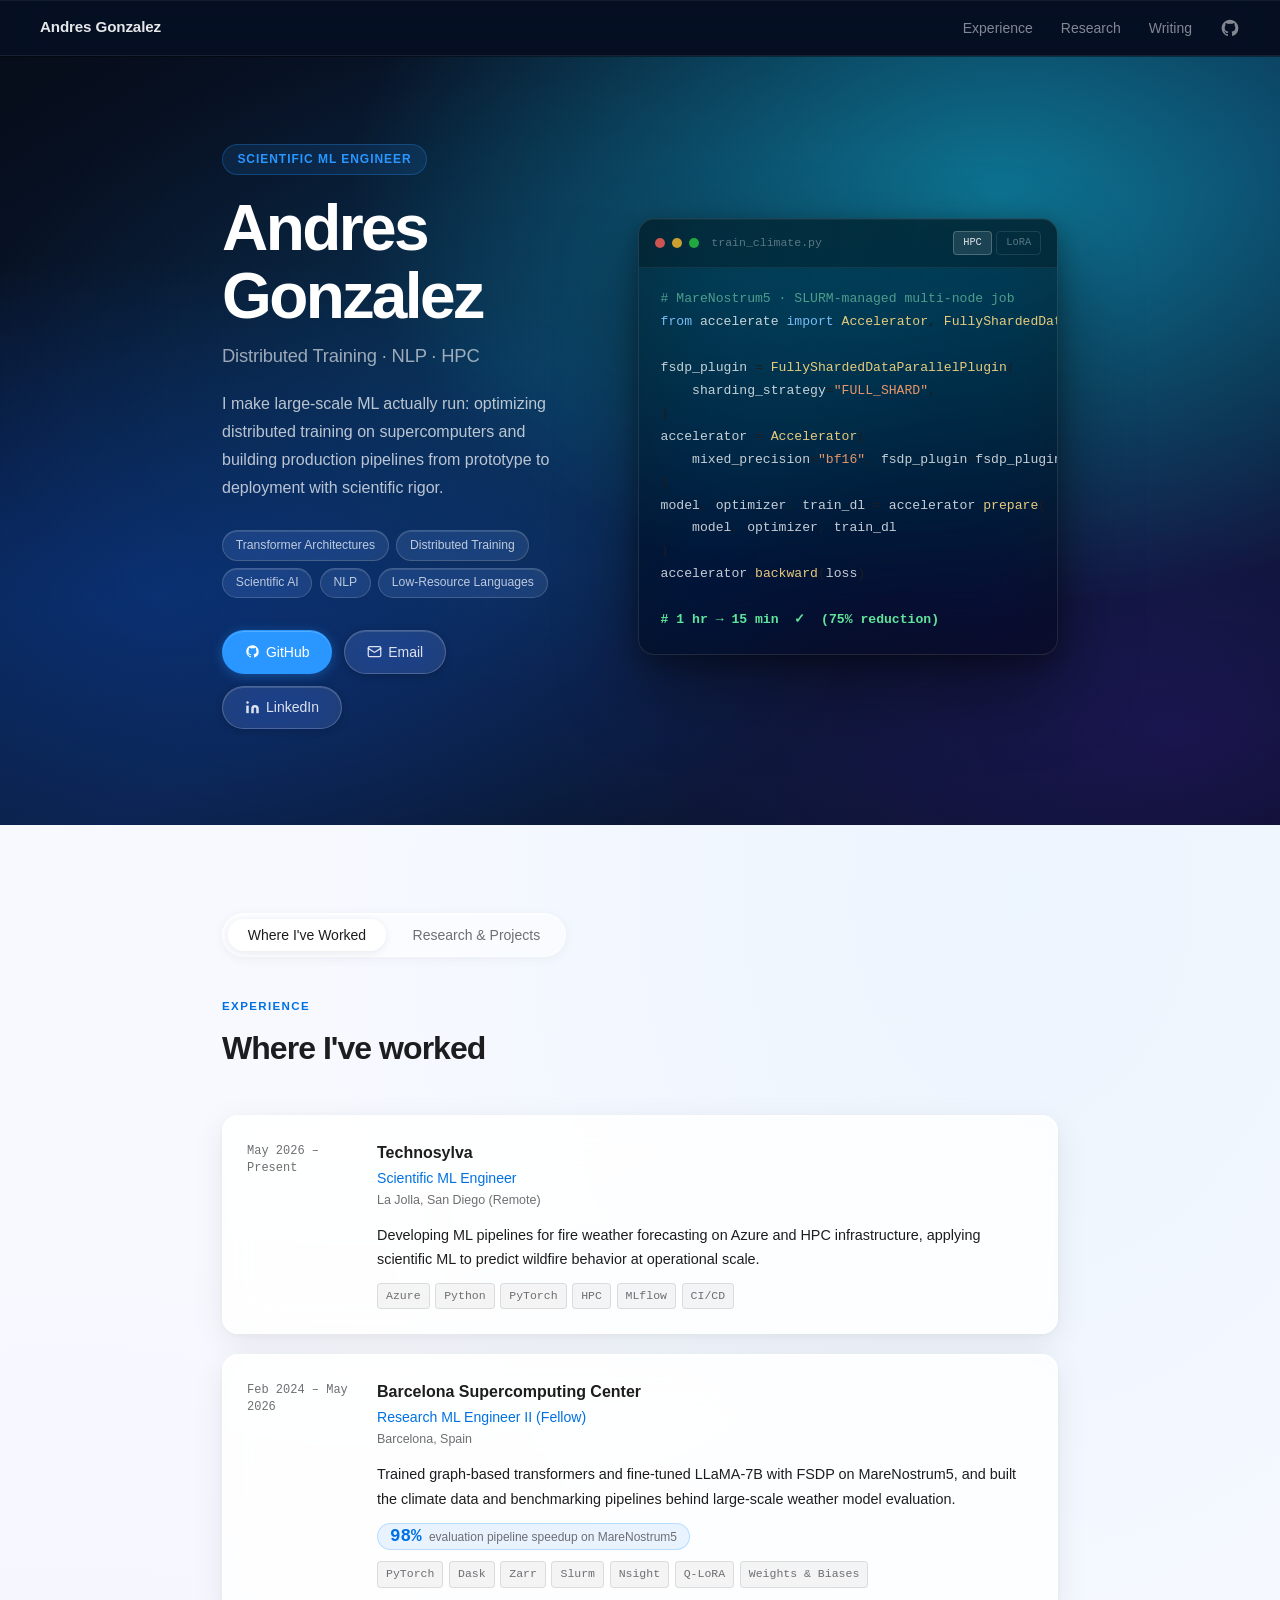
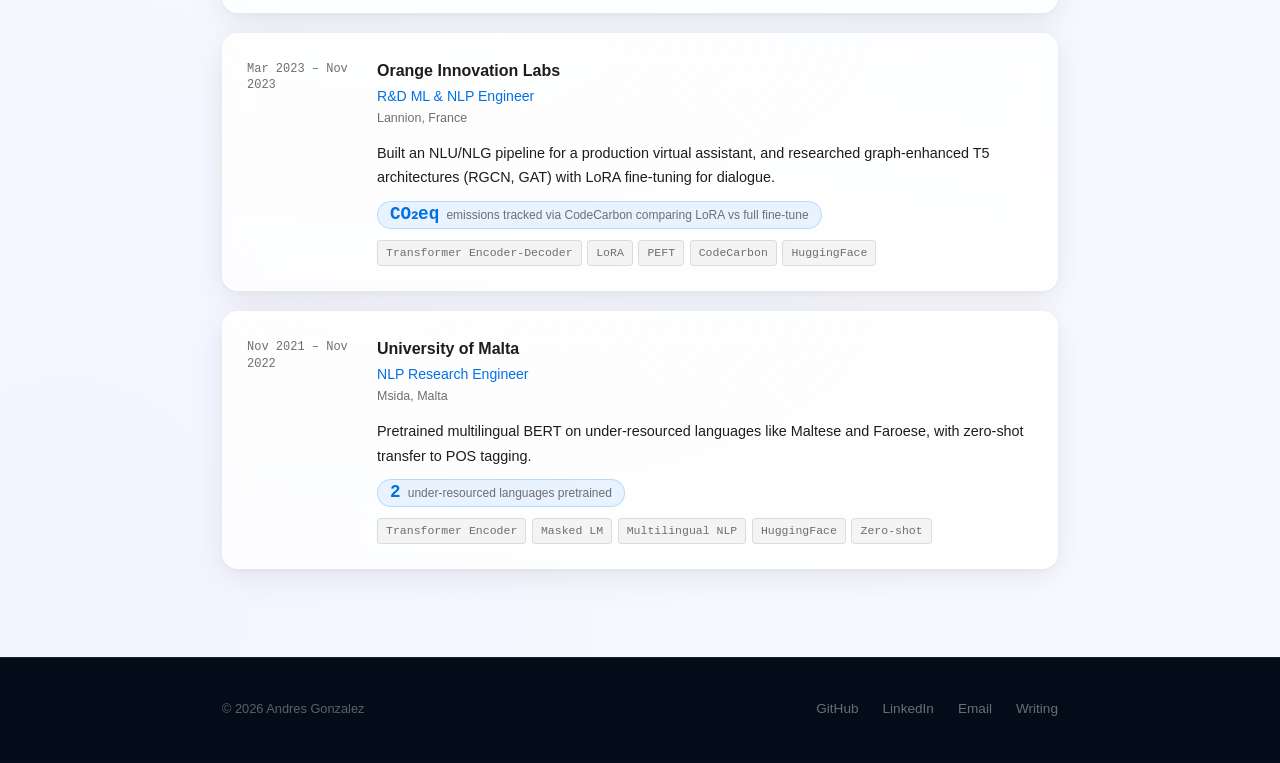
<file: index.html>
<!DOCTYPE html>
<html lang="en">
<head>
  <meta charset="UTF-8" />
  <meta name="viewport" content="width=device-width, initial-scale=1.0"/>
  <meta name="description" content="Andres Gonzalez, Scientific ML Engineer and NLP Researcher. Transformers, distributed training, and scientific AI."/>
  <title>Andres Gonzalez | ML Engineer &amp; Researcher</title>
  <link rel="stylesheet" href="style.css"/>
</head>
<body>

  <!-- Navigation -->
  <nav id="nav">
    <a href="#" class="nav-brand">Andres Gonzalez</a>
    <ul class="nav-links">
      <li class="hide-mobile"><a href="#work" data-tab-target="experience">Experience</a></li>
      <li class="hide-mobile"><a href="#work" data-tab-target="research">Research</a></li>
      <li class="hide-mobile"><a href="writing/index.html">Writing</a></li>
      <li>
        <a href="https://github.com/Zappandy" class="nav-icon" target="_blank" rel="noopener" aria-label="GitHub">
          <svg width="20" height="20" viewBox="0 0 24 24" fill="currentColor" aria-hidden="true">
            <path d="M12 2C6.477 2 2 6.484 2 12.017c0 4.425 2.865 8.18 6.839 9.504.5.092.682-.217.682-.483 0-.237-.008-.868-.013-1.703-2.782.605-3.369-1.343-3.369-1.343-.454-1.158-1.11-1.466-1.11-1.466-.908-.62.069-.608.069-.608 1.003.07 1.531 1.032 1.531 1.032.892 1.53 2.341 1.088 2.91.832.092-.647.35-1.088.636-1.338-2.22-.253-4.555-1.113-4.555-4.951 0-1.093.39-1.988 1.029-2.688-.103-.253-.446-1.272.098-2.65 0 0 .84-.27 2.75 1.026A9.564 9.564 0 0112 6.844c.85.004 1.705.115 2.504.337 1.909-1.296 2.747-1.027 2.747-1.027.546 1.379.202 2.398.1 2.651.64.7 1.028 1.595 1.028 2.688 0 3.848-2.339 4.695-4.566 4.943.359.309.678.92.678 1.855 0 1.338-.012 2.419-.012 2.745 0 .268.18.58.688.482A10.019 10.019 0 0022 12.017C22 6.484 17.522 2 12 2z"/>
          </svg>
        </a>
      </li>
    </ul>
  </nav>

  <!-- Hero — dark, two-column -->
  <section id="hero">
    <div class="container">
      <div class="hero-inner">

        <!-- Left: text content -->
        <div class="hero-content">
          <p class="hero-eyebrow">Scientific ML Engineer</p>
          <h1 class="hero-name">Andres Gonzalez</h1>
          <p class="hero-title">Distributed Training · NLP · HPC</p>
          <p class="hero-tagline">
            I make large-scale ML actually run: optimizing distributed training on supercomputers and building production pipelines from prototype to deployment with scientific rigor.
          </p>
          <div class="interest-tags">
            <span class="interest">Transformer Architectures</span>
            <span class="interest">Distributed Training</span>
            <span class="interest">Scientific AI</span>
            <span class="interest">NLP</span>
            <span class="interest">Low-Resource Languages</span>
          </div>
          <div class="hero-cta">
            <a href="https://github.com/Zappandy" class="btn btn-primary" target="_blank" rel="noopener">
              <svg width="15" height="15" viewBox="0 0 24 24" fill="currentColor" aria-hidden="true">
                <path d="M12 2C6.477 2 2 6.484 2 12.017c0 4.425 2.865 8.18 6.839 9.504.5.092.682-.217.682-.483 0-.237-.008-.868-.013-1.703-2.782.605-3.369-1.343-3.369-1.343-.454-1.158-1.11-1.466-1.11-1.466-.908-.62.069-.608.069-.608 1.003.07 1.531 1.032 1.531 1.032.892 1.53 2.341 1.088 2.91.832.092-.647.35-1.088.636-1.338-2.22-.253-4.555-1.113-4.555-4.951 0-1.093.39-1.988 1.029-2.688-.103-.253-.446-1.272.098-2.65 0 0 .84-.27 2.75 1.026A9.564 9.564 0 0112 6.844c.85.004 1.705.115 2.504.337 1.909-1.296 2.747-1.027 2.747-1.027.546 1.379.202 2.398.1 2.651.64.7 1.028 1.595 1.028 2.688 0 3.848-2.339 4.695-4.566 4.943.359.309.678.92.678 1.855 0 1.338-.012 2.419-.012 2.745 0 .268.18.58.688.482A10.019 10.019 0 0022 12.017C22 6.484 17.522 2 12 2z"/>
              </svg>
              GitHub
            </a>
            <a href="mailto:nanoandres24@hotmail.com" class="btn btn-ghost">
              <svg width="15" height="15" viewBox="0 0 24 24" fill="none" stroke="currentColor" stroke-width="2" stroke-linecap="round" stroke-linejoin="round" aria-hidden="true">
                <rect x="2" y="4" width="20" height="16" rx="2"/>
                <path d="m22 7-8.97 5.7a1.94 1.94 0 0 1-2.06 0L2 7"/>
              </svg>
              Email
            </a>
            <a href="https://www.linkedin.com/in/andres-gonzalez-gongora-4b428613b/" class="btn btn-ghost">
              <svg width="15" height="15" viewBox="0 0 24 24" fill="currentColor" aria-hidden="true">
                <path d="M16 8a6 6 0 0 1 6 6v7h-4v-7a2 2 0 0 0-2-2 2 2 0 0 0-2 2v7h-4v-7a6 6 0 0 1 6-6z"/>
                <rect x="2" y="9" width="4" height="12"/>
                <circle cx="4" cy="4" r="2"/>
              </svg>
              LinkedIn
            </a>
          </div>
        </div>

        <!-- Right: swappable glass code card -->
        <div class="hero-code" aria-hidden="true">
          <div class="code-header">
            <span class="code-dot"></span>
            <span class="code-dot"></span>
            <span class="code-dot"></span>
            <span class="code-filename" id="code-fname">train_climate.py</span>
            <div class="code-switcher">
              <button class="code-tab active" data-snippet="hpc">HPC</button>
              <button class="code-tab" data-snippet="hf">LoRA</button>
            </div>
          </div>

          <!-- Snippet 1: HPC distributed training -->
          <div class="code-body code-snippet" id="snippet-hpc"><span class="c-comment"># MareNostrum5 · SLURM-managed multi-node job</span>
<span class="c-kw">from</span> <span class="c-base">accelerate</span> <span class="c-kw">import</span> <span class="c-fn">Accelerator</span>, <span class="c-fn">FullyShardedDataParallelPlugin</span>

<span class="c-base">fsdp_plugin</span> = <span class="c-fn">FullyShardedDataParallelPlugin</span>(
    <span class="c-base">sharding_strategy</span>=<span class="c-str">"FULL_SHARD"</span>,
)
<span class="c-base">accelerator</span> = <span class="c-fn">Accelerator</span>(
    <span class="c-base">mixed_precision</span>=<span class="c-str">"bf16"</span>, <span class="c-base">fsdp_plugin</span>=<span class="c-base">fsdp_plugin</span>
)
<span class="c-base">model</span>, <span class="c-base">optimizer</span>, <span class="c-base">train_dl</span> = <span class="c-base">accelerator</span>.<span class="c-fn">prepare</span>(
    <span class="c-base">model</span>, <span class="c-base">optimizer</span>, <span class="c-base">train_dl</span>
)
<span class="c-base">accelerator</span>.<span class="c-fn">backward</span>(<span class="c-base">loss</span>)

<span class="c-metric"># 1 hr → 15 min  ✓  (75% reduction)</span></div>

          <!-- Snippet 2: HuggingFace NLP fine-tuning -->
          <div class="code-body code-snippet" id="snippet-hf" style="display:none; opacity:0"><span class="c-comment"># Orange Innovation Labs</span>
<span class="c-kw">from</span> <span class="c-base">transformers</span> <span class="c-kw">import</span> <span class="c-fn">T5ForConditionalGeneration</span>
<span class="c-kw">from</span> <span class="c-base">peft</span> <span class="c-kw">import</span> <span class="c-fn">LoraConfig</span>, <span class="c-fn">get_peft_model</span>
<span class="c-kw">from</span> <span class="c-base">codecarbon</span> <span class="c-kw">import</span> <span class="c-fn">EmissionsTracker</span>

<span class="c-base">model</span> = <span class="c-fn">T5ForConditionalGeneration</span>.<span class="c-fn">from_pretrained</span>(<span class="c-str">"google/flan-t5-large"</span>)
<span class="c-base">cfg</span> = <span class="c-fn">LoraConfig</span>(<span class="c-base">r</span>=<span class="c-num">16</span>, <span class="c-base">lora_alpha</span>=<span class="c-num">32</span>,
                 <span class="c-base">target_modules</span>=[<span class="c-str">"q"</span>, <span class="c-str">"v"</span>])
<span class="c-base">model</span> = <span class="c-fn">get_peft_model</span>(<span class="c-base">model</span>, <span class="c-base">cfg</span>)

<span class="c-kw">with</span> <span class="c-fn">EmissionsTracker</span>() <span class="c-kw">as</span> <span class="c-base">tracker</span>:
    <span class="c-base">loss</span> = <span class="c-base">model</span>(<span class="c-base">**batch</span>).<span class="c-base">loss</span>
    <span class="c-base">loss</span>.<span class="c-fn">backward</span>()

<span class="c-metric"># LoRA vs full fine-tune · CO₂eq via CodeCarbon  ✓</span></div>
        </div>

      </div>
    </div>
  </section>


  <!-- Main tabbed content: Research & Projects | Experience -->
  <section id="work">
    <div class="container">
      <div class="tab-bar">
        <button class="tab-btn active" data-tab="experience">Where I've Worked</button>
        <button class="tab-btn" data-tab="research">Research &amp; Projects</button>
      </div>

      <!-- Research & Projects tab -->
      <div class="tab-pane" id="tab-research">

        <div class="sub-section">
          <p class="section-label">Publications &amp; Workshops</p>
          <h2 class="section-title">Research</h2>
          <div class="pub-list">

            <div class="pub-card">
              <span class="pub-venue venue-egu">EGU 2026</span>
              <div class="pub-content">
                <a class="pub-title" href="https://meetingorganizer.copernicus.org/EGU26/EGU26-12821.html" target="_blank" rel="noopener">
                  Toward a Climate-Aware Large Language Model: A Comparative Study of Methodologies for Source-Grounded Large Language Models
                </a>
                <p class="pub-summary">
                  Comparative analysis of retrieval-augmented and fine-tuning approaches for grounding LLMs in climate science literature. Developed under Destination Earth (DE340); presented at the European Geosciences Union General Assembly 2026.
                </p>
              </div>
            </div>

            <div class="pub-card">
              <span class="pub-venue venue-acl">ACL 2024</span>
              <div class="pub-content">
                <a class="pub-title" href="https://aclanthology.org/2024.semeval-1.183/" target="_blank" rel="noopener">
                  NumDecoders at SemEval-2024 Task 7: FlanT5 and GPT Enhanced with Chain-of-Thought for Numerical Reasoning
                </a>
                <p class="pub-summary">
                  Chain-of-thought prompting strategies over FlanT5 and GPT for numerical reasoning; competitive results on the SemEval-2024 Numeral-Aware Language Understanding task.
                </p>
              </div>
            </div>

            <div class="pub-card">
              <span class="pub-venue venue-acl">ACL 2023</span>
              <div class="pub-content">
                <a class="pub-title" href="https://aclanthology.org/2023.semeval-1.114/" target="_blank" rel="noopener">
                  garNER at SemEval-2023: Simplified Knowledge Augmentation for Multilingual Complex NER
                </a>
                <p class="pub-summary">
                  Lightweight knowledge augmentation for multilingual complex named entity recognition, evaluated across diverse language settings in SemEval-2023 MultiCoNER.
                </p>
              </div>
            </div>

          </div>
        </div>

        <div class="sub-section">
          <p class="section-label">Initiatives</p>
          <h2 class="section-title">Research Programs</h2>
          <div class="pub-list">

            <div class="pub-card">
              <span class="pub-venue venue-destine">DE393</span>
              <div class="pub-content">
                <a class="pub-title" href="https://www.bsc.es/research-and-development/projects/de393-development-and-implementation-climate-emulator-destination" target="_blank" rel="noopener">
                  Destination Earth — Climate emulator data pipeline
                </a>
                <p class="pub-summary">
                  Led the data-pipeline architecture and built the training datasets for an Anemoi-based graph-transformer climate emulator, under the EU's Destination Earth initiative.
                </p>
              </div>
            </div>

            <div class="pub-card">
              <span class="pub-venue venue-destine">DE340</span>
              <div class="pub-content">
                <a class="pub-title" href="https://destination-earth.eu/" target="_blank" rel="noopener">
                  Destination Earth — Source-grounded climate LLM
                </a>
                <p class="pub-summary">
                  Ran the source-grounded LLM experimentation behind the EGU 2026 publication, and built a graph-transformer model in PyTorch for Earth-system applications, trained using pipeline parallelism.
                </p>
              </div>
            </div>

          </div>
        </div>

        <div class="sub-section">
          <p class="section-label">Projects</p>
          <h2 class="section-title">Hackathons &amp; Side Projects</h2>
          <p style="color:var(--muted); font-size:0.92rem; margin-top:0.5rem; margin-bottom:1.5rem;">WIP I'm updating my previous projects with more info!</p>
          <div class="project-grid">

            <div class="project-card">
              <div class="project-img">
                <div class="img-placeholder">
                  <svg width="22" height="22" viewBox="0 0 24 24" fill="none" stroke="currentColor" stroke-width="1.5" stroke-linecap="round" stroke-linejoin="round"><rect x="3" y="3" width="18" height="18" rx="2"/><circle cx="8.5" cy="8.5" r="1.5"/><path d="m21 15-5-5L5 21"/></svg>
                  <p>Agent routing flow diagram or screenshot of the teaching assistant UI</p>
                </div>
              </div>
              <div class="project-header">
                <span class="project-name">AI Teaching Assistant</span>
                <span class="project-badge">Hackathon</span>
              </div>
              <p class="project-desc">
                Built the <strong>full backend</strong> for an AI-powered teaching assistant: agent orchestration, LLM routing, and API integration across multiple services. Developed for the Preply × Agora hackathon.
              </p>
              <div class="project-footer">
                <span class="project-event">Preply Hackathon · Mar 2026</span>
                <div class="project-actions">
                  <a href="https://github.com/summerdevlin46/preply_agora_hackathon" class="project-link" target="_blank" rel="noopener">GitHub →</a>
                  <a href="projects/preply/index.html" class="project-link project-link-details">Details →</a>
                </div>
              </div>
            </div>

            <div class="project-card">
              <div class="project-img">
                <div class="img-placeholder">
                  <svg width="22" height="22" viewBox="0 0 24 24" fill="none" stroke="currentColor" stroke-width="1.5" stroke-linecap="round" stroke-linejoin="round"><rect x="3" y="3" width="18" height="18" rx="2"/><circle cx="8.5" cy="8.5" r="1.5"/><path d="m21 15-5-5L5 21"/></svg>
                  <p>Inventory agent pipeline diagram or Telugu language demo screenshot</p>
                </div>
              </div>
              <div class="project-header">
                <span class="project-name">Small Inventory Agent</span>
                <span class="project-badge">Hackathon</span>
              </div>
              <p class="project-desc">
                <strong>Core agent architecture</strong> for low-resource language inventory management targeting Telugu. Designed the primary agent system; LLaMA integration co-developed with a teammate.
              </p>
              <div class="project-footer">
                <span class="project-event">HuggingFace Hackathon · Jun 2026</span>
                <div class="project-actions">
                  <a href="https://github.com/Zappandy/Small_Inventory_Agent" class="project-link" target="_blank" rel="noopener">GitHub →</a>
                  <a href="projects/inventory-agent/index.html" class="project-link project-link-details">Details →</a>
                </div>
              </div>
            </div>

          </div>
        </div>

      </div>

      <!-- Experience tab -->
      <div class="tab-pane active" id="tab-experience">
        <p class="section-label">Experience</p>
        <h2 class="section-title">Where I've worked</h2>
        <div class="exp-list">

          <!-- Technosylva -->
          <div class="exp-card">
            <span class="exp-dates">May 2026 – Present</span>
            <div class="exp-body">
              <div class="exp-head">
                <span class="exp-company">Technosylva</span>
                <span class="exp-role">Scientific ML Engineer</span>
                <span class="exp-location">La Jolla, San Diego (Remote)</span>
              </div>
              <p class="exp-narrative">
                Developing ML pipelines for fire weather forecasting on Azure and HPC infrastructure, applying scientific ML to predict wildfire behavior at operational scale.
              </p>
              <div class="exp-chips">
                <span class="exp-chip">Azure</span>
                <span class="exp-chip">Python</span>
                <span class="exp-chip">PyTorch</span>
                <span class="exp-chip">HPC</span>
                <span class="exp-chip">MLflow</span>
                <span class="exp-chip">CI/CD</span>
              </div>
            </div>
          </div>

          <!-- BSC -->
          <div class="exp-card">
            <span class="exp-dates">Feb 2024 – May 2026</span>
            <div class="exp-body">
              <div class="exp-head">
                <span class="exp-company">Barcelona Supercomputing Center</span>
                <span class="exp-role">Research ML Engineer II (Fellow)</span>
                <span class="exp-location">Barcelona, Spain</span>
              </div>
              <p class="exp-narrative">
                Trained graph-based transformers and fine-tuned LLaMA-7B with FSDP on MareNostrum5, and built the climate data and benchmarking pipelines behind large-scale weather model evaluation.
              </p>
              <div class="exp-metric">
                <span class="exp-metric-num">98%</span>
                <span class="exp-metric-label">evaluation pipeline speedup on MareNostrum5</span>
              </div>
              <div class="exp-chips">
                <span class="exp-chip">PyTorch</span>
                <span class="exp-chip">Dask</span>
                <span class="exp-chip">Zarr</span>
                <span class="exp-chip">Slurm</span>
                <span class="exp-chip">Nsight</span>
                <span class="exp-chip">Q-LoRA</span>
                <span class="exp-chip">Weights & Biases</span>
              </div>
            </div>
          </div>

          <!-- Orange -->
          <div class="exp-card">
            <span class="exp-dates">Mar 2023 – Nov 2023</span>
            <div class="exp-body">
              <div class="exp-head">
                <span class="exp-company">Orange Innovation Labs</span>
                <span class="exp-role">R&amp;D ML &amp; NLP Engineer</span>
                <span class="exp-location">Lannion, France</span>
              </div>
              <p class="exp-narrative">
                Built an NLU/NLG pipeline for a production virtual assistant, and researched graph-enhanced T5 architectures (RGCN, GAT) with LoRA fine-tuning for dialogue.
              </p>
              <div class="exp-metric">
                <span class="exp-metric-num">CO₂eq</span>
                <span class="exp-metric-label">emissions tracked via CodeCarbon comparing LoRA vs full fine-tune</span>
              </div>
              <div class="exp-chips">
                <span class="exp-chip">Transformer Encoder-Decoder</span>
                <span class="exp-chip">LoRA</span>
                <span class="exp-chip">PEFT</span>
                <span class="exp-chip">CodeCarbon</span>
                <span class="exp-chip">HuggingFace</span>
              </div>
            </div>
          </div>

          <!-- UoM -->
          <div class="exp-card">
            <span class="exp-dates">Nov 2021 – Nov 2022</span>
            <div class="exp-body">
              <div class="exp-head">
                <span class="exp-company">University of Malta</span>
                <span class="exp-role">NLP Research Engineer</span>
                <span class="exp-location">Msida, Malta</span>
              </div>
              <p class="exp-narrative">
                Pretrained multilingual BERT on under-resourced languages like Maltese and Faroese, with zero-shot transfer to POS tagging.
              </p>
              <div class="exp-metric">
                <span class="exp-metric-num">2</span>
                <span class="exp-metric-label">under-resourced languages pretrained</span>
              </div>
              <div class="exp-chips">
                <span class="exp-chip">Transformer Encoder</span>
                <span class="exp-chip">Masked LM</span>
                <span class="exp-chip">Multilingual NLP</span>
                <span class="exp-chip">HuggingFace</span>
                <span class="exp-chip">Zero-shot</span>
              </div>
            </div>
          </div>

        </div>
      </div>

    </div>
  </section>

  <!-- Skills -->
  <!-- Footer -->
  <footer>
    <div class="container">
      <div class="footer-inner">
        <p class="footer-copy">© 2026 Andres Gonzalez</p>
        <div class="footer-links">
          <a href="https://github.com/Zappandy" target="_blank" rel="noopener">GitHub</a>
          <a href="https://www.linkedin.com/in/andres-gonzalez-gongora-4b428613b/">LinkedIn</a>
          <a href="mailto:nanoandres24@hotmail.com">Email</a>
          <a href="writing/index.html">Writing</a>
        </div>
      </div>
    </div>
  </footer>

  <script>
    // Sticky nav shadow
    const nav = document.getElementById('nav');
    window.addEventListener('scroll', () => {
      nav.classList.toggle('scrolled', window.scrollY > 10);
    }, { passive: true });

    // Section tab switching
    document.querySelectorAll('.tab-btn').forEach(btn => {
      btn.addEventListener('click', () => {
        const target = btn.dataset.tab;
        document.querySelectorAll('.tab-btn').forEach(b => b.classList.remove('active'));
        document.querySelectorAll('.tab-pane').forEach(p => p.classList.remove('active'));
        btn.classList.add('active');
        document.getElementById('tab-' + target).classList.add('active');
      });
    });

    // Nav deep-links into a specific tab
    document.querySelectorAll('[data-tab-target]').forEach(link => {
      link.addEventListener('click', e => {
        e.preventDefault();
        const tabName = link.dataset.tabTarget;
        const btn = document.querySelector(`.tab-btn[data-tab="${tabName}"]`);
        if (btn) btn.click();
        document.getElementById('work').scrollIntoView({ behavior: 'smooth' });
      });
    });

    // Code card snippet switcher
    const filenames = { hpc: 'train_climate.py', hf: 'finetune_nlg.py' };
    document.querySelectorAll('.code-tab').forEach(btn => {
      btn.addEventListener('click', () => {
        if (btn.classList.contains('active')) return;
        const target = btn.dataset.snippet;
        const current = document.querySelector('.code-snippet:not([style*="display: none"]):not([style*="display:none"])');

        // Fade out current
        if (current) { current.style.opacity = '0'; }

        document.querySelectorAll('.code-tab').forEach(b => b.classList.remove('active'));
        btn.classList.add('active');
        document.getElementById('code-fname').textContent = filenames[target];

        setTimeout(() => {
          document.querySelectorAll('.code-snippet').forEach(s => {
            s.style.display = 'none';
            s.style.opacity = '0';
          });
          const next = document.getElementById('snippet-' + target);
          next.style.display = 'block';
          requestAnimationFrame(() => {
            requestAnimationFrame(() => { next.style.opacity = '1'; });
          });
        }, 160);
      });
    });
  </script>


</body>
</html>
</file>
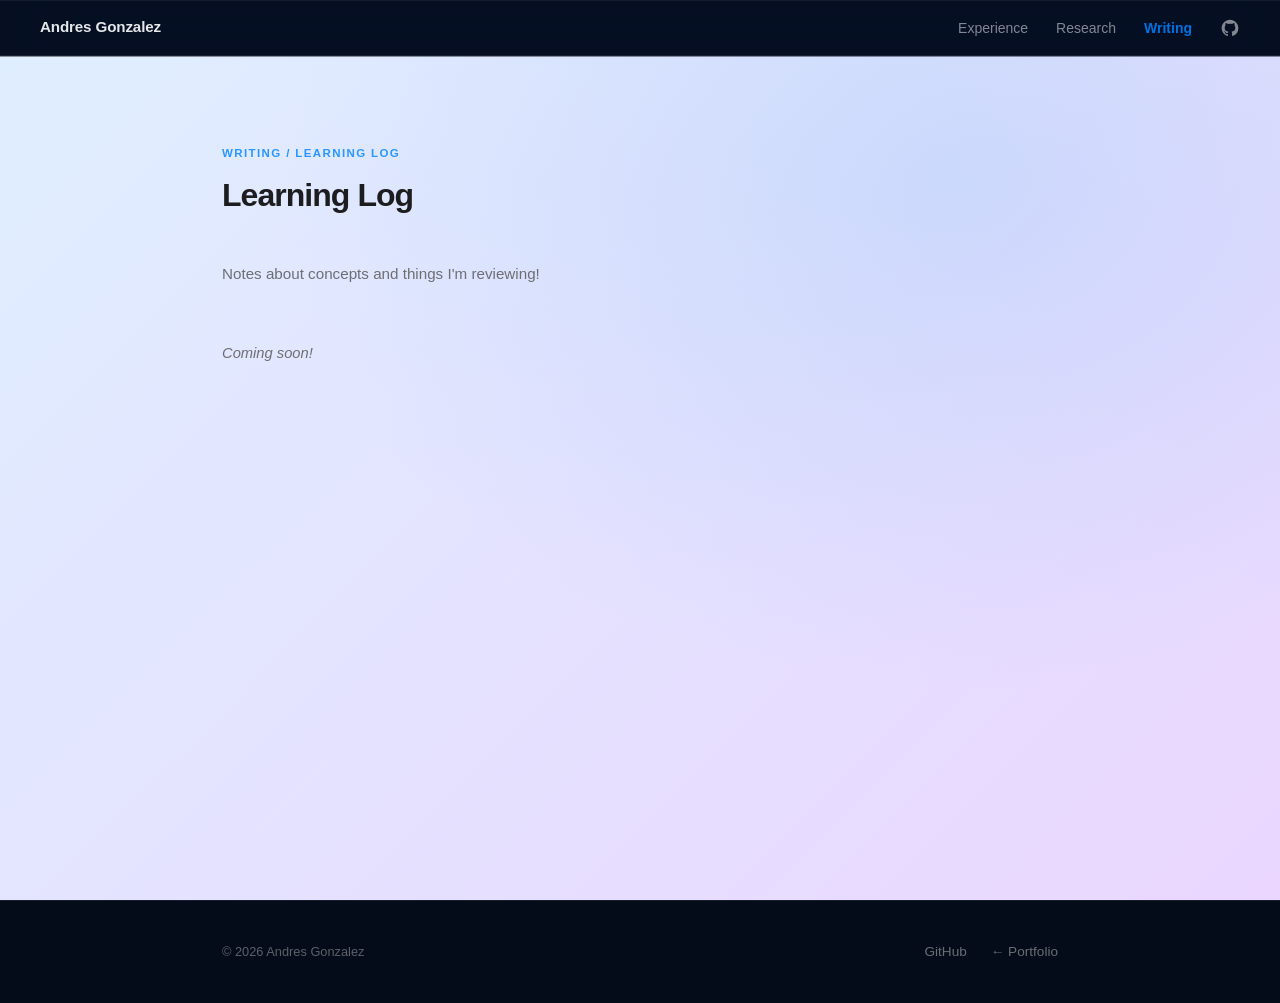
<file: learning/index.html>
<!DOCTYPE html>
<html lang="en">
<head>
  <meta charset="UTF-8" />
  <meta name="viewport" content="width=device-width, initial-scale=1.0"/>
  <title>Learning Log — Andres Gonzalez</title>
  <link rel="stylesheet" href="../style.css"/>
</head>
<body>

  <nav id="nav">
    <a href="../index.html" class="nav-brand">Andres Gonzalez</a>
    <ul class="nav-links">      <li class="hide-mobile"><a href="../index.html#work" data-tab-target="experience">Experience</a></li>

      <li class="hide-mobile"><a href="../index.html#work" data-tab-target="research">Research</a></li>
      <li class="hide-mobile"><a href="../writing/index.html" style="color:var(--accent-dark); font-weight:600;">Writing</a></li>
      <li>
        <a href="https://github.com/Zappandy" class="nav-icon" target="_blank" rel="noopener" aria-label="GitHub">
          <svg width="20" height="20" viewBox="0 0 24 24" fill="currentColor" aria-hidden="true">
            <path d="M12 2C6.477 2 2 6.484 2 12.017c0 4.425 2.865 8.18 6.839 9.504.5.092.682-.217.682-.483 0-.237-.008-.868-.013-1.703-2.782.605-3.369-1.343-3.369-1.343-.454-1.158-1.11-1.466-1.11-1.466-.908-.62.069-.608.069-.608 1.003.07 1.531 1.032 1.531 1.032.892 1.53 2.341 1.088 2.91.832.092-.647.35-1.088.636-1.338-2.22-.253-4.555-1.113-4.555-4.951 0-1.093.39-1.988 1.029-2.688-.103-.253-.446-1.272.098-2.65 0 0 .84-.27 2.75 1.026A9.564 9.564 0 0112 6.844c.85.004 1.705.115 2.504.337 1.909-1.296 2.747-1.027 2.747-1.027.546 1.379.202 2.398.1 2.651.64.7 1.028 1.595 1.028 2.688 0 3.848-2.339 4.695-4.566 4.943.359.309.678.92.678 1.855 0 1.338-.012 2.419-.012 2.745 0 .268.18.58.688.482A10.019 10.019 0 0022 12.017C22 6.484 17.522 2 12 2z"/>
          </svg>
        </a>
      </li>
    </ul>
  </nav>

  <section style="background: radial-gradient(ellipse at 75% 15%, rgba(99,179,237,0.2) 0%, transparent 50%), linear-gradient(135deg, #dfeeff 0%, #ead6ff 100%); min-height: calc(100vh - 56px);">
    <div class="container">
      <p class="section-label"><a href="../writing/index.html" style="color:inherit; text-decoration:none;">Writing</a> / Learning Log</p>
      <h1 class="section-title">Learning Log</h1>
      <p style="color:var(--muted); font-size:0.95rem; margin-top:0.5rem; max-width:520px;">
        Notes about concepts and things I'm reviewing!
      </p>
      <div class="post-list">
        <!-- POSTS:START -->
        <p class="empty-state">Coming soon!</p>
        <!-- POSTS:END -->
      </div>
    </div>
  </section>

  <footer>
    <div class="container">
      <div class="footer-inner">
        <p class="footer-copy">© 2026 Andres Gonzalez</p>
        <div class="footer-links">
          <a href="https://github.com/Zappandy" target="_blank" rel="noopener">GitHub</a>
          <a href="../index.html">← Portfolio</a>
        </div>
      </div>
    </div>
  </footer>

  <script>
    const nav = document.getElementById('nav');
    window.addEventListener('scroll', () => {
      nav.classList.toggle('scrolled', window.scrollY > 10);
    }, { passive: true });

    const PAGE_SIZE = 7;
    function initPagination() {
      const cards = Array.from(document.querySelectorAll('.post-card'));
      if (cards.length <= PAGE_SIZE) return;
      let page = 0;
      const totalPages = Math.ceil(cards.length / PAGE_SIZE);

      const controls = document.createElement('div');
      controls.style.cssText = 'display:flex;gap:0.75rem;margin-top:1.5rem;align-items:center;';
      const prev = document.createElement('button');
      const next = document.createElement('button');
      const label = document.createElement('span');
      [prev, next].forEach(btn => {
        btn.style.cssText = 'font-family:var(--mono);font-size:0.8rem;padding:0.3rem 0.8rem;border-radius:var(--radius-pill);border:1px solid rgba(0,0,0,0.15);background:var(--glass-bg);cursor:pointer;color:var(--text);';
      });
      label.style.cssText = 'font-family:var(--mono);font-size:0.78rem;color:var(--muted);';
      prev.textContent = '← prev';
      next.textContent = 'next →';
      controls.append(prev, label, next);
      cards[0].parentElement.appendChild(controls);

      function render() {
        const start = page * PAGE_SIZE;
        cards.forEach((c, i) => c.style.display = (i >= start && i < start + PAGE_SIZE) ? '' : 'none');
        label.textContent = `${page + 1} / ${totalPages}`;
        prev.disabled = page === 0;
        next.disabled = page === totalPages - 1;
        prev.style.opacity = prev.disabled ? '0.4' : '1';
        next.style.opacity = next.disabled ? '0.4' : '1';
      }
      prev.addEventListener('click', () => { if (page > 0) { page--; render(); } });
      next.addEventListener('click', () => { if (page < totalPages - 1) { page++; render(); } });
      render();
    }
    initPagination();
  </script>

</body>
</html>
</file>
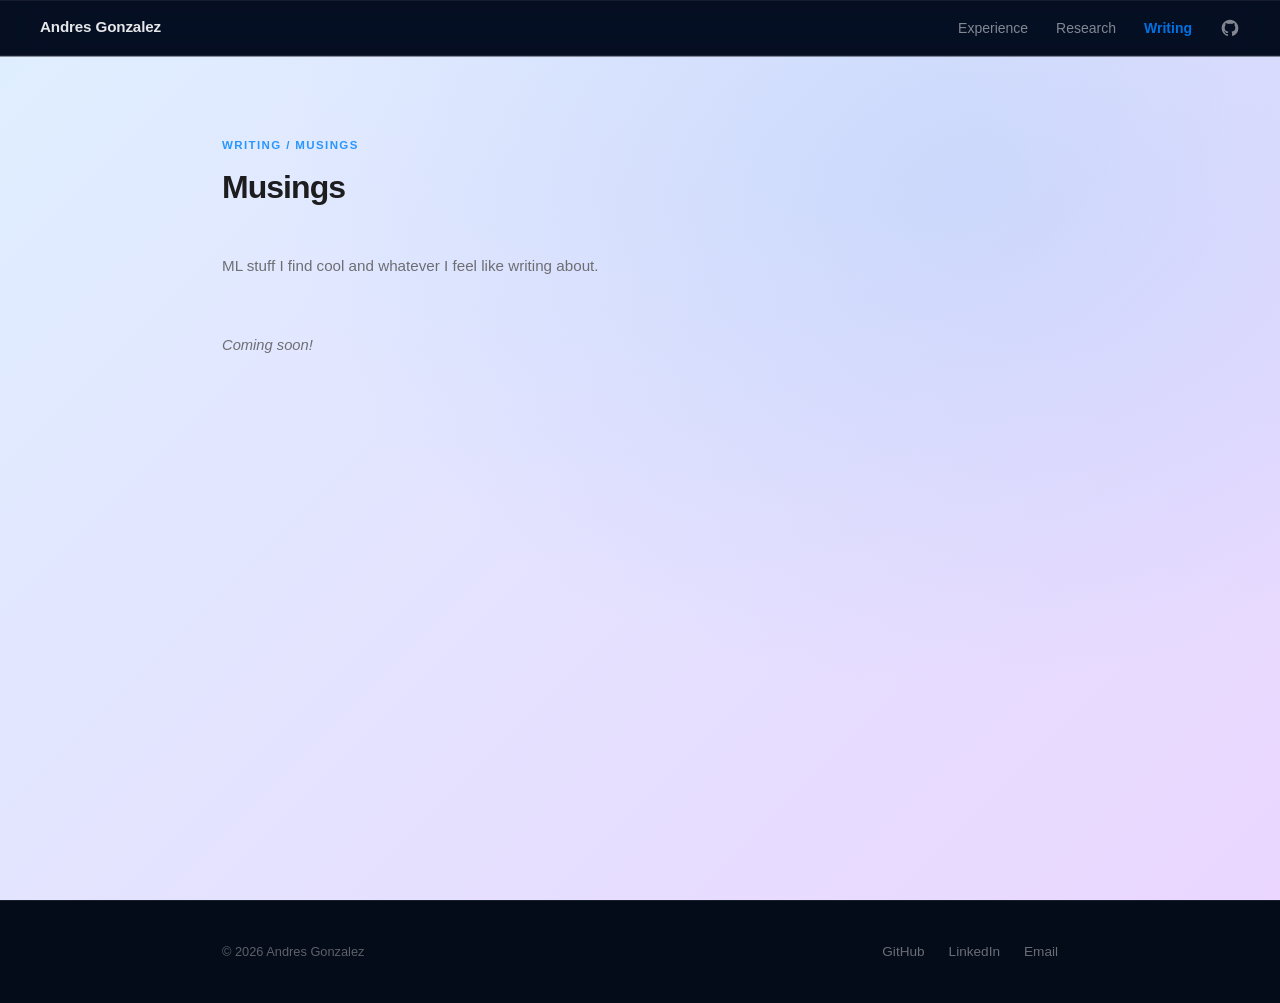
<file: musings/index.html>
<!DOCTYPE html>
<html lang="en">
<head>
  <meta charset="UTF-8" />
  <meta name="viewport" content="width=device-width, initial-scale=1.0"/>
  <title>Musings — Andres Gonzalez</title>
  <link rel="stylesheet" href="../style.css"/>
  <style>
    .musings-section {
      min-height: calc(100vh - 56px);
      padding: 5rem 0 4rem;
    }
  </style>
</head>
<body>

  <nav id="nav">
    <a href="../index.html" class="nav-brand">Andres Gonzalez</a>
    <ul class="nav-links">      <li class="hide-mobile"><a href="../index.html#work" data-tab-target="experience">Experience</a></li>

      <li class="hide-mobile"><a href="../index.html#work" data-tab-target="research">Research</a></li>
      <li class="hide-mobile"><a href="../writing/index.html" style="color:var(--accent-dark); font-weight:600;">Writing</a></li>
      <li>
        <a href="https://github.com/Zappandy" class="nav-icon" target="_blank" rel="noopener" aria-label="GitHub">
          <svg width="20" height="20" viewBox="0 0 24 24" fill="currentColor" aria-hidden="true">
            <path d="M12 2C6.477 2 2 6.484 2 12.017c0 4.425 2.865 8.18 6.839 9.504.5.092.682-.217.682-.483 0-.237-.008-.868-.013-1.703-2.782.605-3.369-1.343-3.369-1.343-.454-1.158-1.11-1.466-1.11-1.466-.908-.62.069-.608.069-.608 1.003.07 1.531 1.032 1.531 1.032.892 1.53 2.341 1.088 2.91.832.092-.647.35-1.088.636-1.338-2.22-.253-4.555-1.113-4.555-4.951 0-1.093.39-1.988 1.029-2.688-.103-.253-.446-1.272.098-2.65 0 0 .84-.27 2.75 1.026A9.564 9.564 0 0112 6.844c.85.004 1.705.115 2.504.337 1.909-1.296 2.747-1.027 2.747-1.027.546 1.379.202 2.398.1 2.651.64.7 1.028 1.595 1.028 2.688 0 3.848-2.339 4.695-4.566 4.943.359.309.678.92.678 1.855 0 1.338-.012 2.419-.012 2.745 0 .268.18.58.688.482A10.019 10.019 0 0022 12.017C22 6.484 17.522 2 12 2z"/>
          </svg>
        </a>
      </li>
    </ul>
  </nav>

  <section class="musings-section" style="background: radial-gradient(ellipse at 75% 15%, rgba(99,179,237,0.2) 0%, transparent 50%), linear-gradient(135deg, #dfeeff 0%, #ead6ff 100%);">
    <div class="container">
      <p class="section-label"><a href="../writing/index.html" style="color:inherit; text-decoration:none;">Writing</a> / Musings</p>
      <h1 class="section-title">Musings</h1>
      <p style="color:var(--muted); font-size:0.95rem; margin-top:0.5rem; max-width:520px;">
        ML stuff I find cool and whatever I feel like writing about.
      </p>

      <div class="post-list">
        <!-- POSTS:START -->
        <p class="empty-state">Coming soon!</p>
        <!-- POSTS:END -->
      </div>
    </div>
  </section>

  <footer>
    <div class="container footer-inner">
      <span class="footer-copy">&#169; 2026 Andres Gonzalez</span>
      <div class="footer-links">
        <a href="https://github.com/Zappandy" target="_blank" rel="noopener">GitHub</a>
        <a href="https://www.linkedin.com/in/andres-gonzalez-gongora-4b428613b/">LinkedIn</a>
        <a href="mailto:nanoandres24@hotmail.com">Email</a>
      </div>
    </div>
  </footer>

  <script>
    const nav = document.getElementById('nav');
    window.addEventListener('scroll', () => {
      nav.classList.toggle('scrolled', window.scrollY > 10);
    });

    const PAGE_SIZE = 7;
    function initPagination() {
      const cards = Array.from(document.querySelectorAll('.post-card'));
      if (cards.length <= PAGE_SIZE) return;
      let page = 0;
      const totalPages = Math.ceil(cards.length / PAGE_SIZE);

      const controls = document.createElement('div');
      controls.style.cssText = 'display:flex;gap:0.75rem;margin-top:1.5rem;align-items:center;';
      const prev = document.createElement('button');
      const next = document.createElement('button');
      const label = document.createElement('span');
      [prev, next].forEach(btn => {
        btn.style.cssText = 'font-family:var(--mono);font-size:0.8rem;padding:0.3rem 0.8rem;border-radius:var(--radius-pill);border:1px solid rgba(0,0,0,0.15);background:var(--glass-bg);cursor:pointer;color:var(--text);';
      });
      label.style.cssText = 'font-family:var(--mono);font-size:0.78rem;color:var(--muted);';
      prev.textContent = '← prev';
      next.textContent = 'next →';
      controls.append(prev, label, next);
      cards[0].parentElement.appendChild(controls);

      function render() {
        const start = page * PAGE_SIZE;
        cards.forEach((c, i) => c.style.display = (i >= start && i < start + PAGE_SIZE) ? '' : 'none');
        label.textContent = `${page + 1} / ${totalPages}`;
        prev.disabled = page === 0;
        next.disabled = page === totalPages - 1;
        prev.style.opacity = prev.disabled ? '0.4' : '1';
        next.style.opacity = next.disabled ? '0.4' : '1';
      }
      prev.addEventListener('click', () => { if (page > 0) { page--; render(); } });
      next.addEventListener('click', () => { if (page < totalPages - 1) { page++; render(); } });
      render();
    }
    initPagination();
  </script>

</body>
</html>
</file>
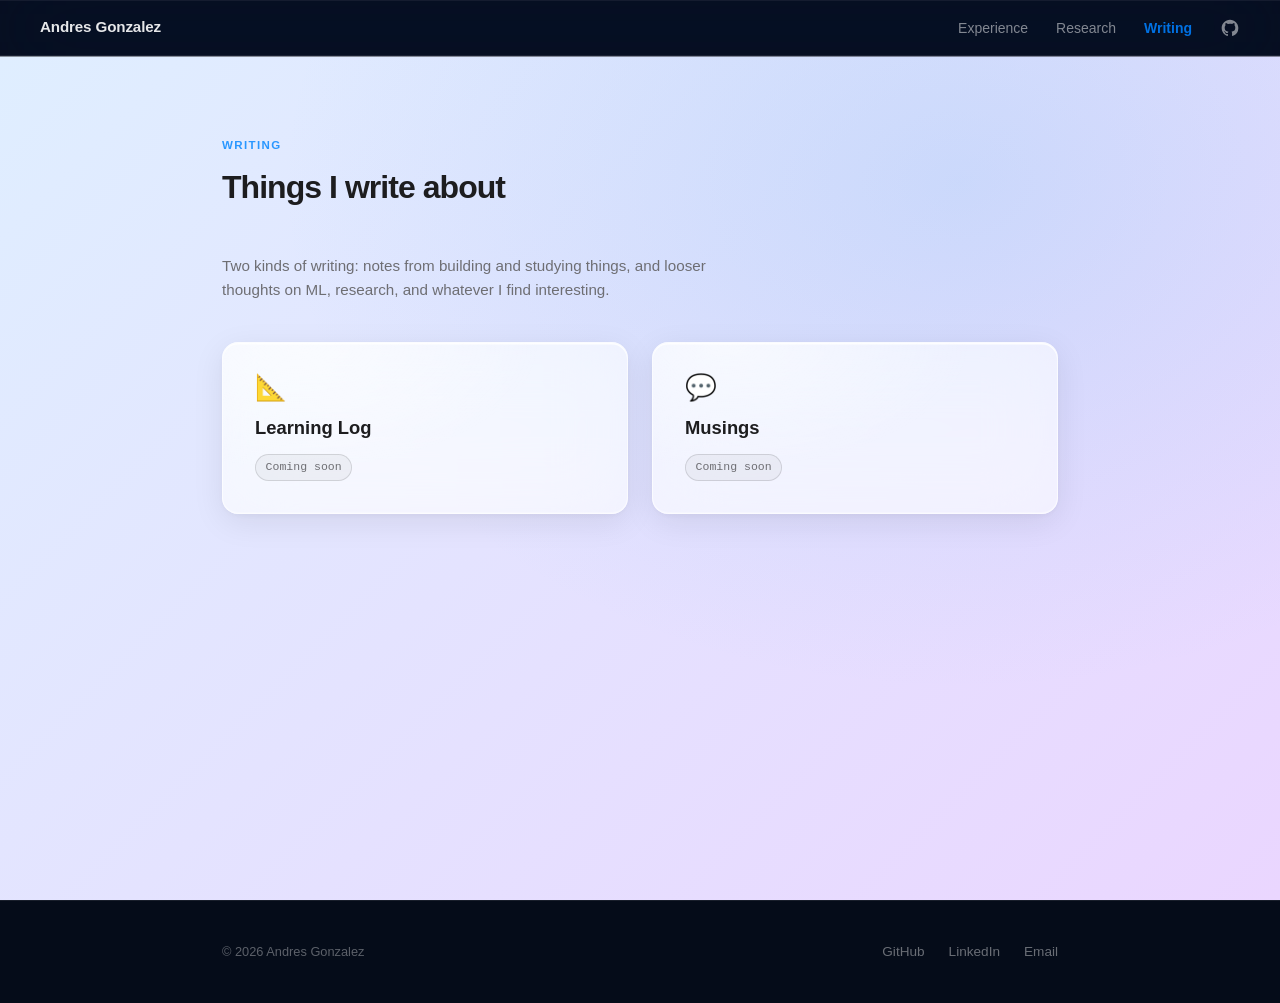
<file: writing/index.html>
<!DOCTYPE html>
<html lang="en">
<head>
  <meta charset="UTF-8" />
  <meta name="viewport" content="width=device-width, initial-scale=1.0"/>
  <title>Writing — Andres Gonzalez</title>
  <link rel="stylesheet" href="../style.css"/>
  <style>
    .writing-hub {
      min-height: calc(100vh - 56px);
      padding: 5rem 0 4rem;
    }
    .writing-grid {
      display: grid;
      grid-template-columns: 1fr 1fr;
      gap: 1.5rem;
      margin-top: 2.5rem;
    }
    .writing-card {
      position: relative;
      overflow: hidden;
      background: var(--glass-bg);
      backdrop-filter: var(--glass-blur);
      -webkit-backdrop-filter: var(--glass-blur);
      border: 1px solid var(--glass-border);
      border-radius: var(--radius);
      box-shadow: var(--glass-shadow);
      padding: 2rem;
      text-decoration: none;
      display: flex;
      flex-direction: column;
      gap: 0.75rem;
      transition: box-shadow 0.3s ease, transform 0.3s cubic-bezier(0.34, 1.2, 0.64, 1);
    }
    .writing-card::before {
      content: '';
      position: absolute;
      inset: 0;
      background: radial-gradient(ellipse at 18% 0%, rgba(255,255,255,0.5) 0%, transparent 52%);
      pointer-events: none;
      border-radius: inherit;
    }
    .writing-card:hover {
      box-shadow: var(--glass-shadow-hover);
      transform: translateY(-2px);
    }
    .writing-card > * { position: relative; z-index: 1; }
    .writing-card-icon {
      font-size: 1.6rem;
      line-height: 1;
    }
    .writing-card-title {
      font-size: 1.15rem;
      font-weight: 700;
      color: var(--text);
    }
    .writing-card-desc {
      font-size: 0.88rem;
      line-height: 1.65;
      color: var(--muted);
      margin: 0;
    }
    .writing-card-badge {
      display: inline-block;
      font-family: var(--mono);
      font-size: 0.72rem;
      padding: 0.2rem 0.6rem;
      border-radius: var(--radius-pill);
      background: rgba(41,151,255,0.1);
      border: 1px solid rgba(41,151,255,0.25);
      color: var(--accent-dark);
      width: fit-content;
      margin-top: auto;
    }
    .writing-card-badge.soon {
      background: rgba(0,0,0,0.04);
      border-color: rgba(0,0,0,0.12);
      color: var(--muted);
    }
    @media (max-width: 600px) {
      .writing-grid { grid-template-columns: 1fr; }
    }
  </style>
</head>
<body>

  <nav id="nav">
    <a href="../index.html" class="nav-brand">Andres Gonzalez</a>
    <ul class="nav-links">      <li class="hide-mobile"><a href="../index.html#work" data-tab-target="experience">Experience</a></li>

      <li class="hide-mobile"><a href="../index.html#work" data-tab-target="research">Research</a></li>
      <li class="hide-mobile"><a href="index.html" style="color:var(--accent-dark); font-weight:600;">Writing</a></li>
      <li>
        <a href="https://github.com/Zappandy" class="nav-icon" target="_blank" rel="noopener" aria-label="GitHub">
          <svg width="20" height="20" viewBox="0 0 24 24" fill="currentColor" aria-hidden="true">
            <path d="M12 2C6.477 2 2 6.484 2 12.017c0 4.425 2.865 8.18 6.839 9.504.5.092.682-.217.682-.483 0-.237-.008-.868-.013-1.703-2.782.605-3.369-1.343-3.369-1.343-.454-1.158-1.11-1.466-1.11-1.466-.908-.62.069-.608.069-.608 1.003.07 1.531 1.032 1.531 1.032.892 1.53 2.341 1.088 2.91.832.092-.647.35-1.088.636-1.338-2.22-.253-4.555-1.113-4.555-4.951 0-1.093.39-1.988 1.029-2.688-.103-.253-.446-1.272.098-2.65 0 0 .84-.27 2.75 1.026A9.564 9.564 0 0112 6.844c.85.004 1.705.115 2.504.337 1.909-1.296 2.747-1.027 2.747-1.027.546 1.379.202 2.398.1 2.651.64.7 1.028 1.595 1.028 2.688 0 3.848-2.339 4.695-4.566 4.943.359.309.678.92.678 1.855 0 1.338-.012 2.419-.012 2.745 0 .268.18.58.688.482A10.019 10.019 0 0022 12.017C22 6.484 17.522 2 12 2z"/>
          </svg>
        </a>
      </li>
    </ul>
  </nav>

  <section class="writing-hub" style="background: radial-gradient(ellipse at 75% 15%, rgba(99,179,237,0.2) 0%, transparent 50%), linear-gradient(135deg, #dfeeff 0%, #ead6ff 100%);">
    <div class="container">
      <p class="section-label">Writing</p>
      <h1 class="section-title">Things I write about</h1>
      <p style="color:var(--muted); font-size:0.95rem; margin-top:0.5rem; max-width:520px;">
        Two kinds of writing: notes from building and studying things, and looser thoughts on ML, research, and whatever I find interesting.
      </p>

      <div class="writing-grid">

        <a href="../learning/index.html" class="writing-card">
          <span class="writing-card-icon">&#x1F4D0;</span>
          <span class="writing-card-title">Learning Log</span>
          <!-- COUNT:learning --><span class="writing-card-badge soon">Coming soon</span><!-- /COUNT:learning -->
        </a>

        <a href="../musings/index.html" class="writing-card">
          <span class="writing-card-icon">&#x1F4AC;</span>
          <span class="writing-card-title">Musings</span>
          <!-- COUNT:musings --><span class="writing-card-badge soon">Coming soon</span><!-- /COUNT:musings -->
        </a>

      </div>
    </div>
  </section>

  <footer>
    <div class="container footer-inner">
      <span class="footer-copy">&#169; 2026 Andres Gonzalez</span>
      <div class="footer-links">
        <a href="https://github.com/Zappandy" target="_blank" rel="noopener">GitHub</a>
        <a href="https://www.linkedin.com/in/andres-gonzalez-gongora-4b428613b/">LinkedIn</a>
        <a href="mailto:nanoandres24@hotmail.com">Email</a>
      </div>
    </div>
  </footer>

  <script>
    const nav = document.getElementById('nav');
    window.addEventListener('scroll', () => {
      nav.classList.toggle('scrolled', window.scrollY > 10);
    });
  </script>

</body>
</html>
</file>
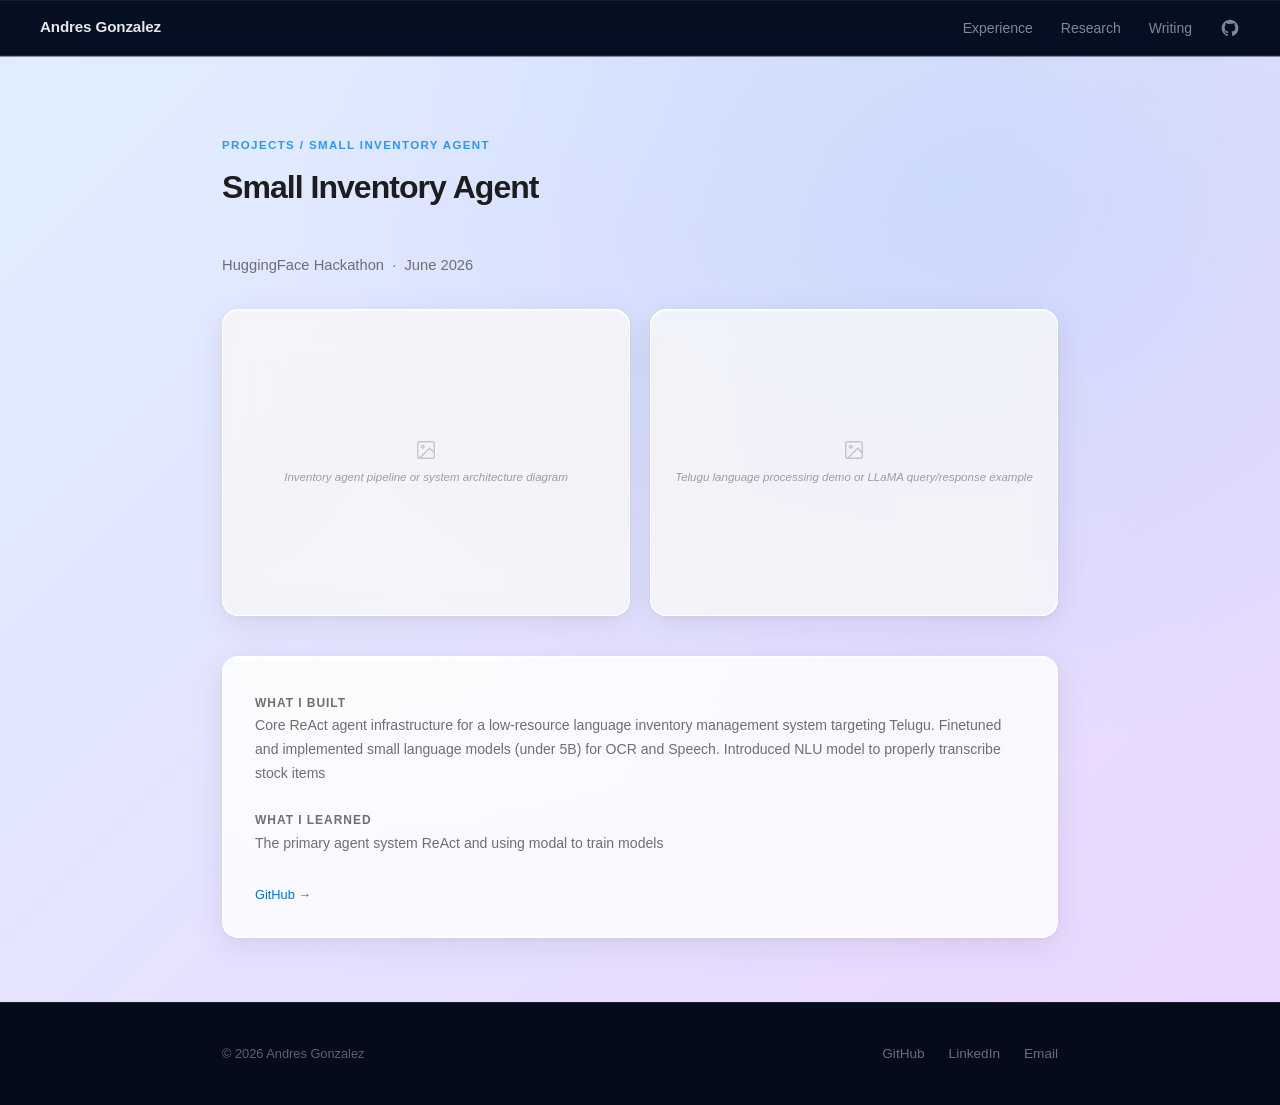
<file: projects/inventory-agent/index.html>
<!DOCTYPE html>
<html lang="en">
<head>
  <meta charset="UTF-8" />
  <meta name="viewport" content="width=device-width, initial-scale=1.0"/>
  <title>Small Inventory Agent — Andres Gonzalez</title>
  <link rel="stylesheet" href="../../style.css"/>
  <style>
    .project-detail {
      position: relative;
      isolation: isolate;
      min-height: calc(100vh - 56px);
      padding: 5rem 0 4rem;
    }
    .project-detail-grid {
      display: grid;
      grid-template-columns: 1fr 1fr;
      gap: 1.25rem;
      margin: 2rem 0 2.5rem;
    }
    .project-detail-img {
      position: relative;
      overflow: hidden;
      background: var(--glass-bg-light);
      backdrop-filter: var(--glass-blur-light);
      -webkit-backdrop-filter: var(--glass-blur-light);
      border: 1px solid var(--glass-border-light);
      border-radius: var(--radius);
      box-shadow: var(--glass-shadow);
    }
    .project-detail-img .img-placeholder {
      aspect-ratio: 4/3;
      border: none;
      border-radius: var(--radius);
    }
    .project-body {
      position: relative;
      overflow: hidden;
      background: var(--glass-bg-light);
      backdrop-filter: var(--glass-blur-light);
      -webkit-backdrop-filter: var(--glass-blur-light);
      border: 1px solid var(--glass-border-light);
      border-radius: var(--radius);
      box-shadow: var(--glass-shadow);
      padding: 2rem;
      display: flex;
      flex-direction: column;
      gap: 1.25rem;
    }
    .project-body::before {
      content: '';
      position: absolute;
      inset: 0;
      background: radial-gradient(ellipse at 18% 0%, rgba(255,255,255,0.5) 0%, transparent 52%);
      pointer-events: none;
      border-radius: inherit;
    }
    .project-body > * { position: relative; z-index: 1; }
    .detail-label {
      font-size: 0.75rem;
      font-weight: 600;
      color: var(--muted);
      text-transform: uppercase;
      letter-spacing: 0.08em;
    }
    .detail-section p {
      font-size: 0.88rem;
      line-height: 1.7;
      color: var(--muted);
      margin: 0;
    }
    .detail-links {
      display: flex;
      gap: 0.75rem;
      flex-wrap: wrap;
      padding-top: 0.5rem;
      border-top: 1px solid rgba(255,255,255,0.5);
    }
    @media (max-width: 700px) {
      .project-detail-grid { grid-template-columns: 1fr; }
    }
  </style>
</head>
<body>

  <nav id="nav">
    <a href="../../index.html" class="nav-brand">Andres Gonzalez</a>
    <ul class="nav-links">
      <li class="hide-mobile"><a href="../../index.html#work" data-tab-target="experience">Experience</a></li>
      <li class="hide-mobile"><a href="../../index.html#work" data-tab-target="research">Research</a></li>
      <li class="hide-mobile"><a href="../../writing/index.html">Writing</a></li>
      <li>
        <a href="https://github.com/Zappandy" class="nav-icon" target="_blank" rel="noopener" aria-label="GitHub">
          <svg width="20" height="20" viewBox="0 0 24 24" fill="currentColor" aria-hidden="true">
            <path d="M12 2C6.477 2 2 6.484 2 12.017c0 4.425 2.865 8.18 6.839 9.504.5.092.682-.217.682-.483 0-.237-.008-.868-.013-1.703-2.782.605-3.369-1.343-3.369-1.343-.454-1.158-1.11-1.466-1.11-1.466-.908-.62.069-.608.069-.608 1.003.07 1.531 1.032 1.531 1.032.892 1.53 2.341 1.088 2.91.832.092-.647.35-1.088.636-1.338-2.22-.253-4.555-1.113-4.555-4.951 0-1.093.39-1.988 1.029-2.688-.103-.253-.446-1.272.098-2.65 0 0 .84-.27 2.75 1.026A9.564 9.564 0 0112 6.844c.85.004 1.705.115 2.504.337 1.909-1.296 2.747-1.027 2.747-1.027.546 1.379.202 2.398.1 2.651.64.7 1.028 1.595 1.028 2.688 0 3.848-2.339 4.695-4.566 4.943.359.309.678.92.678 1.855 0 1.338-.012 2.419-.012 2.745 0 .268.18.58.688.482A10.019 10.019 0 0022 12.017C22 6.484 17.522 2 12 2z"/>
          </svg>
        </a>
      </li>
    </ul>
  </nav>

  <section class="project-detail" style="background: radial-gradient(ellipse at 75% 15%, rgba(99,179,237,0.2) 0%, transparent 50%), linear-gradient(135deg, #dfeeff 0%, #ead6ff 100%);">
    <div class="container">
      <p class="section-label"><a href="../../index.html#work" style="color:inherit; text-decoration:none;">Projects</a> / Small Inventory Agent</p>
      <h1 class="section-title">Small Inventory Agent</h1>
      <p style="color:var(--muted); font-size:0.92rem; margin-top:0.25rem;">HuggingFace Hackathon &nbsp;·&nbsp; June 2026</p>

      <!-- Images: replace each img-placeholder div with <img src="../../assets/projects/inventory-agent-*.png" alt="..."> when ready -->
      <div class="project-detail-grid">
        <div class="project-detail-img">
          <div class="img-placeholder">
            <svg width="22" height="22" viewBox="0 0 24 24" fill="none" stroke="currentColor" stroke-width="1.5" stroke-linecap="round" stroke-linejoin="round"><rect x="3" y="3" width="18" height="18" rx="2"/><circle cx="8.5" cy="8.5" r="1.5"/><path d="m21 15-5-5L5 21"/></svg>
            <p>Inventory agent pipeline or system architecture diagram</p>
          </div>
        </div>
        <div class="project-detail-img">
          <div class="img-placeholder">
            <svg width="22" height="22" viewBox="0 0 24 24" fill="none" stroke="currentColor" stroke-width="1.5" stroke-linecap="round" stroke-linejoin="round"><rect x="3" y="3" width="18" height="18" rx="2"/><circle cx="8.5" cy="8.5" r="1.5"/><path d="m21 15-5-5L5 21"/></svg>
            <p>Telugu language processing demo or LLaMA query/response example</p>
          </div>
        </div>
      </div>

      <div class="project-body">
        <div class="detail-section">
          <span class="detail-label">What I built</span>
          <!-- NOTES:BUILT:START -->
          <p>Core ReAct agent infrastructure for a low-resource language inventory management system targeting Telugu. Finetuned and implemented small language models (under 5B) for OCR and Speech. Introduced NLU model to properly transcribe stock items</p>
          <!-- NOTES:BUILT:END -->
        </div>
        <div class="detail-section">
          <span class="detail-label">What I learned</span>
          <!-- NOTES:LEARNED:START -->
          <p>The primary agent system ReAct and using modal to train models</p>
<!-- Add your reflection here: the most interesting technical or product insight from this project -->
          <!-- NOTES:LEARNED:END -->
        </div>
        <div class="detail-links">
          <a href="https://github.com/Zappandy/Small_Inventory_Agent" class="project-link" target="_blank" rel="noopener">GitHub →</a>
        </div>
      </div>

    </div>
  </section>

  <footer>
    <div class="container footer-inner">
      <span class="footer-copy">&#169; 2026 Andres Gonzalez</span>
      <div class="footer-links">
        <a href="https://github.com/Zappandy" target="_blank" rel="noopener">GitHub</a>
        <a href="https://www.linkedin.com/in/andres-gonzalez-gongora-4b428613b/">LinkedIn</a>
        <a href="mailto:nanoandres24@hotmail.com">Email</a>
      </div>
    </div>
  </footer>

  <script>
    const nav = document.getElementById('nav');
    window.addEventListener('scroll', () => {
      nav.classList.toggle('scrolled', window.scrollY > 10);
    });
  </script>

</body>
</html>
</file>
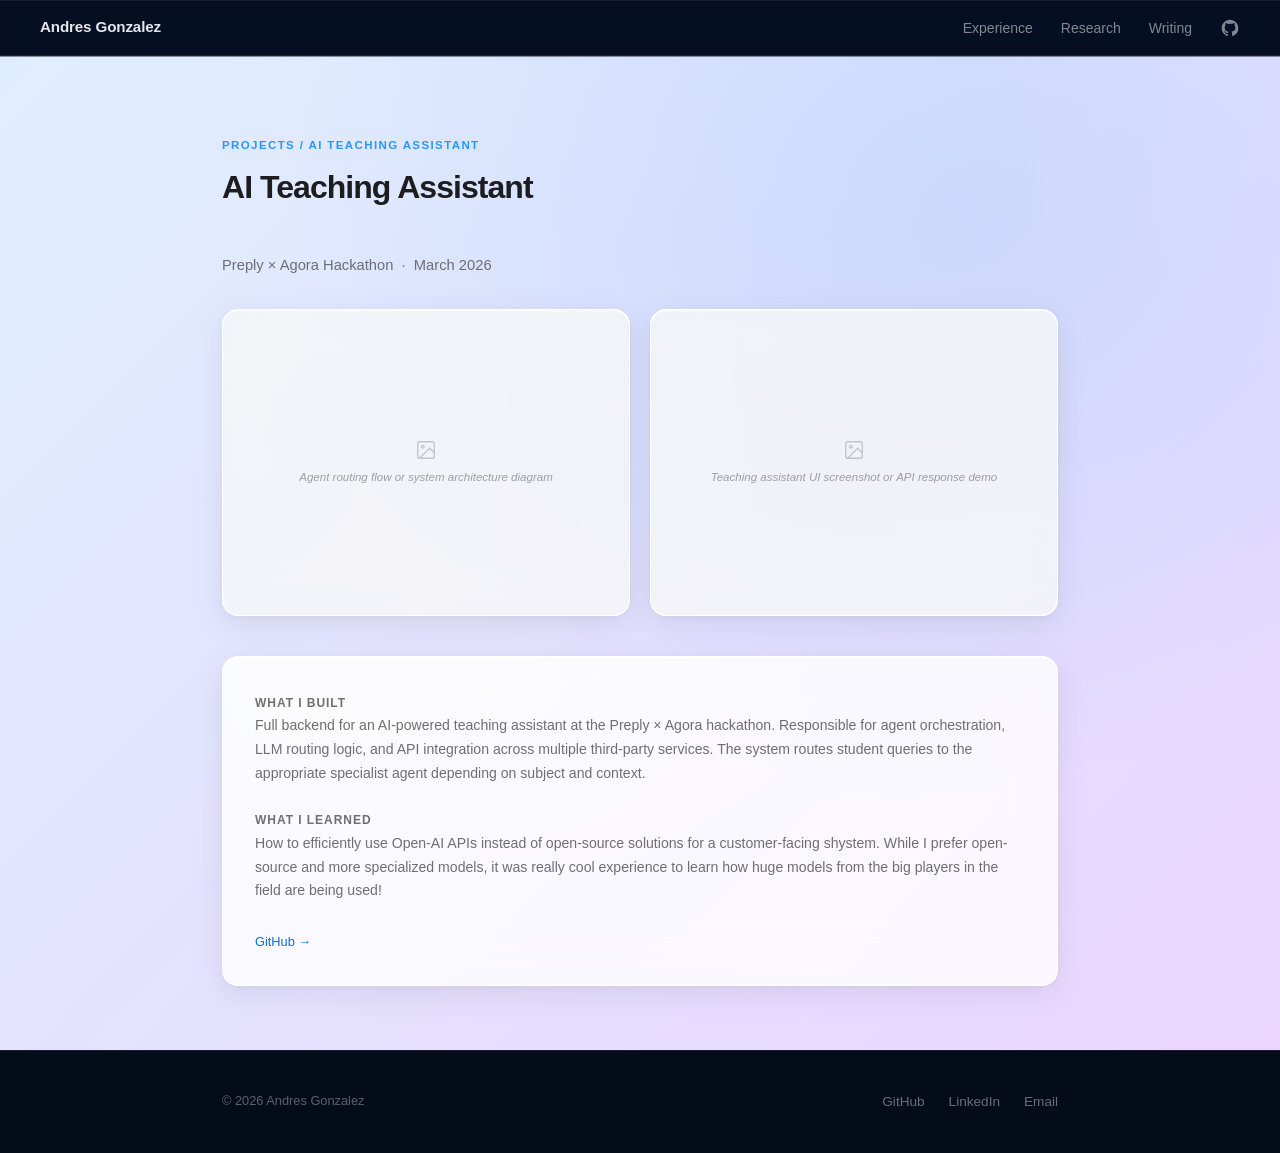
<file: projects/preply/index.html>
<!DOCTYPE html>
<html lang="en">
<head>
  <meta charset="UTF-8" />
  <meta name="viewport" content="width=device-width, initial-scale=1.0"/>
  <title>AI Teaching Assistant — Andres Gonzalez</title>
  <link rel="stylesheet" href="../../style.css"/>
  <style>
    .project-detail {
      position: relative;
      isolation: isolate;
      min-height: calc(100vh - 56px);
      padding: 5rem 0 4rem;
    }
    .project-detail-grid {
      display: grid;
      grid-template-columns: 1fr 1fr;
      gap: 1.25rem;
      margin: 2rem 0 2.5rem;
    }
    .project-detail-img {
      position: relative;
      overflow: hidden;
      background: var(--glass-bg-light);
      backdrop-filter: var(--glass-blur-light);
      -webkit-backdrop-filter: var(--glass-blur-light);
      border: 1px solid var(--glass-border-light);
      border-radius: var(--radius);
      box-shadow: var(--glass-shadow);
    }
    .project-detail-img .img-placeholder {
      aspect-ratio: 4/3;
      border: none;
      border-radius: var(--radius);
    }
    .project-body {
      position: relative;
      overflow: hidden;
      background: var(--glass-bg-light);
      backdrop-filter: var(--glass-blur-light);
      -webkit-backdrop-filter: var(--glass-blur-light);
      border: 1px solid var(--glass-border-light);
      border-radius: var(--radius);
      box-shadow: var(--glass-shadow);
      padding: 2rem;
      display: flex;
      flex-direction: column;
      gap: 1.25rem;
    }
    .project-body::before {
      content: '';
      position: absolute;
      inset: 0;
      background: radial-gradient(ellipse at 18% 0%, rgba(255,255,255,0.5) 0%, transparent 52%);
      pointer-events: none;
      border-radius: inherit;
    }
    .project-body > * { position: relative; z-index: 1; }
    .detail-label {
      font-size: 0.75rem;
      font-weight: 600;
      color: var(--muted);
      text-transform: uppercase;
      letter-spacing: 0.08em;
    }
    .detail-section p {
      font-size: 0.88rem;
      line-height: 1.7;
      color: var(--muted);
      margin: 0;
    }
    .detail-links {
      display: flex;
      gap: 0.75rem;
      flex-wrap: wrap;
      padding-top: 0.5rem;
      border-top: 1px solid rgba(255,255,255,0.5);
    }
    @media (max-width: 700px) {
      .project-detail-grid { grid-template-columns: 1fr; }
    }
  </style>
</head>
<body>

  <nav id="nav">
    <a href="../../index.html" class="nav-brand">Andres Gonzalez</a>
    <ul class="nav-links">
      <li class="hide-mobile"><a href="../../index.html#work" data-tab-target="experience">Experience</a></li>
      <li class="hide-mobile"><a href="../../index.html#work" data-tab-target="research">Research</a></li>
      <li class="hide-mobile"><a href="../../writing/index.html">Writing</a></li>
      <li>
        <a href="https://github.com/Zappandy" class="nav-icon" target="_blank" rel="noopener" aria-label="GitHub">
          <svg width="20" height="20" viewBox="0 0 24 24" fill="currentColor" aria-hidden="true">
            <path d="M12 2C6.477 2 2 6.484 2 12.017c0 4.425 2.865 8.18 6.839 9.504.5.092.682-.217.682-.483 0-.237-.008-.868-.013-1.703-2.782.605-3.369-1.343-3.369-1.343-.454-1.158-1.11-1.466-1.11-1.466-.908-.62.069-.608.069-.608 1.003.07 1.531 1.032 1.531 1.032.892 1.53 2.341 1.088 2.91.832.092-.647.35-1.088.636-1.338-2.22-.253-4.555-1.113-4.555-4.951 0-1.093.39-1.988 1.029-2.688-.103-.253-.446-1.272.098-2.65 0 0 .84-.27 2.75 1.026A9.564 9.564 0 0112 6.844c.85.004 1.705.115 2.504.337 1.909-1.296 2.747-1.027 2.747-1.027.546 1.379.202 2.398.1 2.651.64.7 1.028 1.595 1.028 2.688 0 3.848-2.339 4.695-4.566 4.943.359.309.678.92.678 1.855 0 1.338-.012 2.419-.012 2.745 0 .268.18.58.688.482A10.019 10.019 0 0022 12.017C22 6.484 17.522 2 12 2z"/>
          </svg>
        </a>
      </li>
    </ul>
  </nav>

  <section class="project-detail" style="background: radial-gradient(ellipse at 75% 15%, rgba(99,179,237,0.2) 0%, transparent 50%), linear-gradient(135deg, #dfeeff 0%, #ead6ff 100%);">
    <div class="container">
      <p class="section-label"><a href="../../index.html#work" style="color:inherit; text-decoration:none;">Projects</a> / AI Teaching Assistant</p>
      <h1 class="section-title">AI Teaching Assistant</h1>
      <p style="color:var(--muted); font-size:0.92rem; margin-top:0.25rem;">Preply × Agora Hackathon &nbsp;·&nbsp; March 2026</p>

      <!-- Images: replace each img-placeholder div with <img src="../../assets/projects/preply-*.png" alt="..."> when ready -->
      <div class="project-detail-grid">
        <div class="project-detail-img">
          <div class="img-placeholder">
            <svg width="22" height="22" viewBox="0 0 24 24" fill="none" stroke="currentColor" stroke-width="1.5" stroke-linecap="round" stroke-linejoin="round"><rect x="3" y="3" width="18" height="18" rx="2"/><circle cx="8.5" cy="8.5" r="1.5"/><path d="m21 15-5-5L5 21"/></svg>
            <p>Agent routing flow or system architecture diagram</p>
          </div>
        </div>
        <div class="project-detail-img">
          <div class="img-placeholder">
            <svg width="22" height="22" viewBox="0 0 24 24" fill="none" stroke="currentColor" stroke-width="1.5" stroke-linecap="round" stroke-linejoin="round"><rect x="3" y="3" width="18" height="18" rx="2"/><circle cx="8.5" cy="8.5" r="1.5"/><path d="m21 15-5-5L5 21"/></svg>
            <p>Teaching assistant UI screenshot or API response demo</p>
          </div>
        </div>
      </div>

      <div class="project-body">
        <div class="detail-section">
          <span class="detail-label">What I built</span>
          <!-- NOTES:BUILT:START -->
          <p>Full backend for an AI-powered teaching assistant at the Preply × Agora hackathon. Responsible for agent orchestration, LLM routing logic, and API integration across multiple third-party services. The system routes student queries to the appropriate specialist agent depending on subject and context.</p>
          <!-- NOTES:BUILT:END -->
        </div>
        <div class="detail-section">
          <span class="detail-label">What I learned</span>
          <!-- NOTES:LEARNED:START -->
          <p>How to efficiently use Open-AI APIs instead of open-source solutions for a customer-facing shystem. While I prefer open-source and more specialized models, it was really cool experience to learn how huge models from the big players in the field are being used!</p>
<!-- Add your reflection here: the most interesting technical or product insight from this project -->
          <!-- NOTES:LEARNED:END -->
        </div>
        <div class="detail-links">
          <a href="https://github.com/summerdevlin46/preply_agora_hackathon" class="project-link" target="_blank" rel="noopener">GitHub →</a>
        </div>
      </div>

    </div>
  </section>

  <footer>
    <div class="container footer-inner">
      <span class="footer-copy">&#169; 2026 Andres Gonzalez</span>
      <div class="footer-links">
        <a href="https://github.com/Zappandy" target="_blank" rel="noopener">GitHub</a>
        <a href="https://www.linkedin.com/in/andres-gonzalez-gongora-4b428613b/">LinkedIn</a>
        <a href="mailto:nanoandres24@hotmail.com">Email</a>
      </div>
    </div>
  </footer>

  <script>
    const nav = document.getElementById('nav');
    window.addEventListener('scroll', () => {
      nav.classList.toggle('scrolled', window.scrollY > 10);
    });
  </script>

</body>
</html>
</file>
<file: style.css>
/* ============================================================
   Design tokens
   ============================================================ */
:root {
  --text: #1d1d1f;
  --muted: #6e6e73;
  --accent: #2997ff;
  --accent-dark: #0071e3;
  --border-light: rgba(255, 255, 255, 0.55);
  --font: -apple-system, BlinkMacSystemFont, "Segoe UI", Roboto, sans-serif;
  --mono: "SF Mono", "Fira Code", "Fira Mono", monospace;
  --radius: 16px;
  --radius-pill: 980px;
  --max-w: 900px;
  --nav-h: 56px;

  /* Liquid Glass — dark context (hero) */
  --glass-bg: rgba(255, 255, 255, 0.58);
  --glass-border: rgba(255, 255, 255, 0.65);
  --glass-blur: blur(32px) saturate(180%) brightness(1.04);

  /* Liquid Glass — light section context */
  --glass-bg-light: rgba(255, 255, 255, 0.78);
  --glass-border-light: rgba(255, 255, 255, 0.9);
  --glass-blur-light: blur(20px) saturate(120%) brightness(1.01);
  --glass-shadow:
    0 8px 32px rgba(0, 0, 0, 0.08),
    0 2px 6px rgba(0, 0, 0, 0.04),
    inset 0 1.5px 0 rgba(255, 255, 255, 0.85),
    inset 0 -1px 0 rgba(255, 255, 255, 0.25);
  --glass-shadow-hover:
    0 16px 48px rgba(0, 0, 0, 0.12),
    0 4px 12px rgba(0, 0, 0, 0.06),
    inset 0 1.5px 0 rgba(255, 255, 255, 0.9),
    inset 0 -1px 0 rgba(255, 255, 255, 0.3);
}

/* ============================================================
   Reset
   ============================================================ */
*, *::before, *::after {
  box-sizing: border-box;
  margin: 0;
  padding: 0;
}

html {
  scroll-behavior: smooth;
  scroll-padding-top: calc(var(--nav-h) + 1.5rem);
}

body {
  font-family: var(--font);
  color: var(--text);
  background: #060d1a;
  line-height: 1.6;
  -webkit-font-smoothing: antialiased;
}

/* ============================================================
   Navigation — dark glass
   ============================================================ */
nav {
  position: sticky;
  top: 0;
  z-index: 200;
  height: var(--nav-h);
  display: flex;
  align-items: center;
  justify-content: space-between;
  padding: 0 2.5rem;
  background: rgba(8, 16, 36, 0.7);
  backdrop-filter: blur(40px) saturate(180%) brightness(1.1);
  -webkit-backdrop-filter: blur(40px) saturate(180%) brightness(1.1);
  border-bottom: 1px solid rgba(255, 255, 255, 0.08);
  box-shadow:
    0 1px 0 rgba(0, 0, 0, 0.4),
    inset 0 1px 0 rgba(255, 255, 255, 0.06);
  transition: box-shadow 0.3s;
}

nav.scrolled {
  box-shadow:
    0 8px 32px rgba(0, 0, 0, 0.4),
    inset 0 1px 0 rgba(255, 255, 255, 0.07);
}

.nav-brand {
  font-size: 0.95rem;
  font-weight: 600;
  color: rgba(255, 255, 255, 0.9);
  text-decoration: none;
  letter-spacing: -0.01em;
}

.nav-links {
  display: flex;
  align-items: center;
  gap: 1.75rem;
  list-style: none;
}

.nav-links a {
  font-size: 0.875rem;
  color: rgba(255, 255, 255, 0.5);
  text-decoration: none;
  transition: color 0.2s;
}

.nav-links a:hover {
  color: rgba(255, 255, 255, 0.9);
}

.nav-icon {
  display: flex;
  align-items: center;
  color: rgba(255, 255, 255, 0.5);
  transition: color 0.2s;
}

.nav-icon:hover {
  color: rgba(255, 255, 255, 0.9);
}

/* ============================================================
   Layout helpers
   ============================================================ */
.container {
  max-width: var(--max-w);
  margin: 0 auto;
  padding: 0 2rem;
}

section {
  padding: 5.5rem 0;
}

.section-label {
  font-size: 0.72rem;
  font-weight: 600;
  text-transform: uppercase;
  letter-spacing: 0.12em;
  color: var(--accent);
  margin-bottom: 0.5rem;
}

.section-title {
  font-size: 2rem;
  font-weight: 700;
  letter-spacing: -0.03em;
  color: var(--text);
  margin-bottom: 2.5rem;
}

/* ============================================================
   Hero — dark, iOS 26 wallpaper aesthetic, two-column
   ============================================================ */
#hero {
  padding: 5.5rem 0 6rem;
  position: relative;
  overflow: hidden;
  background:
    radial-gradient(ellipse at 78% 18%, rgba(14, 164, 192, 0.65) 0%, transparent 46%),
    radial-gradient(ellipse at 12% 70%, rgba(10, 70, 170, 0.5) 0%, transparent 44%),
    radial-gradient(ellipse at 92% 88%, rgba(60, 30, 160, 0.35) 0%, transparent 38%),
    radial-gradient(ellipse at 40% 40%, rgba(8, 100, 140, 0.3) 0%, transparent 50%),
    linear-gradient(150deg, #060d1a 0%, #0c1e42 55%, #060d1a 100%);
}

.hero-inner {
  display: grid;
  grid-template-columns: 1fr 420px;
  gap: 4rem;
  align-items: center;
}

.hero-content {
  text-align: left;
}

.hero-eyebrow {
  display: inline-flex;
  align-items: center;
  gap: 0.4rem;
  font-size: 0.75rem;
  font-weight: 600;
  color: var(--accent);
  letter-spacing: 0.08em;
  text-transform: uppercase;
  padding: 0.3rem 0.9rem;
  background: rgba(41, 151, 255, 0.12);
  border: 1px solid rgba(41, 151, 255, 0.28);
  border-radius: var(--radius-pill);
  backdrop-filter: blur(12px);
  -webkit-backdrop-filter: blur(12px);
  margin-bottom: 1.25rem;
}

.hero-name {
  font-size: clamp(2.6rem, 5.5vw, 4rem);
  font-weight: 800;
  letter-spacing: -0.04em;
  line-height: 1.06;
  color: #ffffff;
  margin-bottom: 0.65rem;
}

.hero-title {
  font-size: 1.15rem;
  font-weight: 400;
  color: rgba(255, 255, 255, 0.6);
  margin-bottom: 1.25rem;
  letter-spacing: -0.01em;
}

.hero-tagline {
  font-size: 1rem;
  color: rgba(255, 255, 255, 0.72);
  max-width: 480px;
  margin-bottom: 1.75rem;
  line-height: 1.75;
}

/* Research interest tags — glass on dark */
.interest-tags {
  display: flex;
  flex-wrap: wrap;
  gap: 0.45rem;
  margin-bottom: 2rem;
}

.interest {
  display: inline-block;
  padding: 0.28rem 0.8rem;
  background: rgba(255, 255, 255, 0.09);
  border: 1px solid rgba(255, 255, 255, 0.16);
  border-radius: var(--radius-pill);
  backdrop-filter: blur(16px) saturate(140%);
  -webkit-backdrop-filter: blur(16px) saturate(140%);
  box-shadow: inset 0 1px 0 rgba(255, 255, 255, 0.12);
  font-size: 0.76rem;
  color: rgba(255, 255, 255, 0.72);
  font-weight: 500;
  transition: all 0.2s;
}

.interest:hover {
  background: rgba(255, 255, 255, 0.15);
  color: rgba(255, 255, 255, 0.95);
  border-color: rgba(255, 255, 255, 0.28);
}

/* Hero CTA */
.hero-cta {
  display: flex;
  flex-wrap: wrap;
  gap: 0.75rem;
  align-items: center;
}

/* ============================================================
   Code card (hero right column)
   ============================================================ */
.hero-code {
  position: relative;
  background: rgba(0, 0, 0, 0.45);
  backdrop-filter: blur(40px) saturate(150%);
  -webkit-backdrop-filter: blur(40px) saturate(150%);
  border: 1px solid rgba(255, 255, 255, 0.1);
  border-radius: var(--radius);
  overflow: hidden;
  box-shadow:
    0 32px 80px rgba(0, 0, 0, 0.45),
    0 8px 24px rgba(0, 0, 0, 0.3),
    inset 0 1px 0 rgba(255, 255, 255, 0.08);
}

.hero-code::before {
  content: '';
  position: absolute;
  inset: 0;
  background: radial-gradient(ellipse at 20% 0%, rgba(14, 164, 192, 0.12) 0%, transparent 55%);
  pointer-events: none;
}

.code-header {
  display: flex;
  align-items: center;
  gap: 0.45rem;
  padding: 0.75rem 1rem;
  border-bottom: 1px solid rgba(255, 255, 255, 0.07);
  background: rgba(0, 0, 0, 0.25);
  position: relative;
  z-index: 1;
}

.code-dot {
  width: 10px;
  height: 10px;
  border-radius: 50%;
}

.code-dot:nth-child(1) { background: rgba(255, 95, 87, 0.8); }
.code-dot:nth-child(2) { background: rgba(255, 189, 46, 0.8); }
.code-dot:nth-child(3) { background: rgba(40, 200, 64, 0.8); }

.code-filename {
  font-family: var(--mono);
  font-size: 0.72rem;
  color: rgba(255, 255, 255, 0.35);
  margin-left: 0.3rem;
  transition: opacity 0.16s ease;
}

.code-switcher {
  margin-left: auto;
  display: flex;
  gap: 0.3rem;
}

.code-tab {
  padding: 0.18rem 0.55rem;
  border: 1px solid rgba(255, 255, 255, 0.1);
  background: transparent;
  color: rgba(255, 255, 255, 0.35);
  font-family: var(--mono);
  font-size: 0.65rem;
  border-radius: 4px;
  cursor: pointer;
  transition: all 0.18s ease;
  line-height: 1.5;
}

.code-tab:hover {
  color: rgba(255, 255, 255, 0.65);
  border-color: rgba(255, 255, 255, 0.2);
}

.code-tab.active {
  background: rgba(255, 255, 255, 0.1);
  color: rgba(255, 255, 255, 0.85);
  border-color: rgba(255, 255, 255, 0.22);
}

.code-snippet {
  transition: opacity 0.16s ease;
}

.code-body {
  padding: 1.25rem 1.35rem 1.35rem;
  font-family: var(--mono);
  font-size: 0.82rem;
  line-height: 1.75;
  white-space: pre;
  overflow-x: auto;
  position: relative;
  z-index: 1;
}

.c-comment { color: rgba(120, 210, 170, 0.65); }
.c-kw      { color: rgba(130, 195, 255, 0.95); }
.c-fn      { color: rgba(255, 220, 130, 0.9); }
.c-str     { color: rgba(255, 160, 110, 0.9); }
.c-num     { color: rgba(200, 180, 255, 0.9); }
.c-base    { color: rgba(255, 255, 255, 0.78); }
.c-metric  { color: rgba(100, 240, 160, 0.95); font-weight: 600; }

/* ============================================================
   Buttons
   ============================================================ */
.btn {
  display: inline-flex;
  align-items: center;
  gap: 0.4rem;
  padding: 0.6rem 1.35rem;
  border-radius: var(--radius-pill);
  font-size: 0.875rem;
  font-weight: 500;
  text-decoration: none;
  transition: all 0.22s cubic-bezier(0.34, 1.2, 0.64, 1);
  cursor: pointer;
}

.btn-primary {
  background: var(--accent);
  color: #ffffff;
  border: 1px solid rgba(41, 151, 255, 0.5);
  box-shadow:
    0 2px 12px rgba(41, 151, 255, 0.35),
    inset 0 1px 0 rgba(255, 255, 255, 0.2);
}

.btn-primary:hover {
  background: #3aa3ff;
  box-shadow:
    0 6px 20px rgba(41, 151, 255, 0.45),
    inset 0 1px 0 rgba(255, 255, 255, 0.25);
  transform: translateY(-1px);
}

.btn-ghost {
  background: rgba(255, 255, 255, 0.1);
  border: 1px solid rgba(255, 255, 255, 0.2);
  color: rgba(255, 255, 255, 0.85);
  backdrop-filter: blur(20px) saturate(160%);
  -webkit-backdrop-filter: blur(20px) saturate(160%);
  box-shadow:
    0 2px 8px rgba(0, 0, 0, 0.2),
    inset 0 1px 0 rgba(255, 255, 255, 0.14);
}

.btn-ghost:hover {
  background: rgba(255, 255, 255, 0.18);
  border-color: rgba(255, 255, 255, 0.32);
  transform: translateY(-1px);
}


/* ============================================================
   Tabs
   ============================================================ */
#work {
  position: relative;
  isolation: isolate;
  background:
    radial-gradient(ellipse at 80% 5%, rgba(144, 205, 244, 0.1) 0%, transparent 50%),
    radial-gradient(ellipse at 5% 95%, rgba(196, 181, 253, 0.08) 0%, transparent 50%),
    #f7f9ff;
}

#work .section-label {
  color: var(--accent-dark);
}

.tab-bar {
  display: flex;
  gap: 0.4rem;
  margin-bottom: 2.5rem;
  background: rgba(255, 255, 255, 0.5);
  backdrop-filter: blur(20px) saturate(160%);
  -webkit-backdrop-filter: blur(20px) saturate(160%);
  border: 1px solid rgba(255, 255, 255, 0.65);
  border-radius: var(--radius-pill);
  padding: 0.3rem;
  box-shadow:
    0 2px 12px rgba(0, 0, 0, 0.05),
    inset 0 1px 0 rgba(255, 255, 255, 0.85);
  width: fit-content;
}

.tab-btn {
  padding: 0.5rem 1.25rem;
  border: none;
  background: transparent;
  font-family: var(--font);
  font-size: 0.875rem;
  font-weight: 500;
  color: var(--muted);
  cursor: pointer;
  border-radius: var(--radius-pill);
  transition: all 0.22s cubic-bezier(0.34, 1.2, 0.64, 1);
}

.tab-btn:hover {
  color: var(--text);
}

.tab-btn.active {
  background: rgba(255, 255, 255, 0.88);
  color: var(--text);
  box-shadow:
    0 2px 8px rgba(0, 0, 0, 0.08),
    inset 0 1px 0 rgba(255, 255, 255, 0.95);
}

.tab-pane { display: none; }
.tab-pane.active { display: block; }

.sub-section { margin-bottom: 4rem; }
.sub-section:last-child { margin-bottom: 0; }
.sub-section .section-title { font-size: 1.5rem; margin-bottom: 1.5rem; }

/* ============================================================
   Shared glass card base
   ============================================================ */
.glass-card {
  position: relative;
  overflow: hidden;
  background: var(--glass-bg);
  backdrop-filter: var(--glass-blur);
  -webkit-backdrop-filter: var(--glass-blur);
  border: 1px solid var(--glass-border);
  border-radius: var(--radius);
  box-shadow: var(--glass-shadow);
  transition: box-shadow 0.3s ease, transform 0.3s cubic-bezier(0.34, 1.2, 0.64, 1);
}

.glass-card::before {
  content: '';
  position: absolute;
  inset: 0;
  background: radial-gradient(ellipse at 18% 0%, rgba(255, 255, 255, 0.5) 0%, transparent 52%);
  pointer-events: none;
  border-radius: inherit;
}

.glass-card:hover {
  box-shadow: var(--glass-shadow-hover);
  transform: translateY(-2px);
}

.glass-card > * { position: relative; z-index: 1; }

/* ============================================================
   Experience cards
   ============================================================ */
.exp-list {
  display: flex;
  flex-direction: column;
  gap: 1.25rem;
}

.exp-card {
  position: relative;
  overflow: hidden;
  background: var(--glass-bg-light);
  backdrop-filter: var(--glass-blur-light);
  -webkit-backdrop-filter: var(--glass-blur-light);
  border: 1px solid var(--glass-border-light);
  border-radius: var(--radius);
  box-shadow: var(--glass-shadow);
  padding: 1.5rem;
  display: flex;
  gap: 1.25rem;
  align-items: flex-start;
  transition: box-shadow 0.3s ease, transform 0.3s cubic-bezier(0.34, 1.2, 0.64, 1);
}

.exp-card::before {
  content: '';
  position: absolute;
  inset: 0;
  background: radial-gradient(ellipse at 18% 0%, rgba(255, 255, 255, 0.5) 0%, transparent 52%);
  pointer-events: none;
  border-radius: inherit;
}

.exp-card:hover {
  box-shadow: var(--glass-shadow-hover);
  transform: translateY(-2px);
}

.exp-card > * { position: relative; z-index: 1; }

/* Left column: dates (mirrors pub-card venue badge) */
.exp-dates {
  flex-shrink: 0;
  width: 110px;
  font-size: 0.75rem;
  color: var(--muted);
  font-family: var(--mono);
  line-height: 1.4;
  margin-top: 0.2rem;
}

/* Right column: everything else */
.exp-body {
  flex: 1;
  min-width: 0;
  display: flex;
  flex-direction: column;
  gap: 0.7rem;
}

.exp-head { margin-bottom: 0.05rem; }

.exp-company {
  display: block;
  font-size: 1rem;
  font-weight: 700;
  color: var(--text);
  margin-bottom: 0.1rem;
}

.exp-role {
  display: block;
  font-size: 0.88rem;
  color: var(--accent-dark);
  font-weight: 500;
  margin-bottom: 0.1rem;
}

.exp-location {
  display: block;
  font-size: 0.78rem;
  color: var(--muted);
}

.exp-narrative {
  font-size: 0.9rem;
  line-height: 1.7;
  color: var(--text);
  margin: 0;
}

/* Metric badge */
.exp-metric {
  display: inline-flex;
  align-items: baseline;
  gap: 0.45rem;
  background: rgba(41, 151, 255, 0.1);
  border: 1px solid rgba(41, 151, 255, 0.25);
  border-radius: var(--radius-pill);
  padding: 0.25rem 0.75rem;
  width: fit-content;
}

.exp-metric-num {
  font-size: 1.1rem;
  font-weight: 700;
  color: var(--accent-dark);
  font-family: var(--mono);
  line-height: 1;
}

.exp-metric-label {
  font-size: 0.75rem;
  color: var(--muted);
  line-height: 1.3;
}

/* Tech chip row */
.exp-chips {
  display: flex;
  flex-wrap: wrap;
  gap: 0.35rem;
}

.exp-chip {
  font-family: var(--mono);
  font-size: 0.72rem;
  color: var(--muted);
  background: rgba(0, 0, 0, 0.04);
  border: 1px solid rgba(0, 0, 0, 0.1);
  border-radius: 4px;
  padding: 0.18rem 0.5rem;
}

/* ============================================================
   Publication cards
   ============================================================ */
.pub-list {
  display: flex;
  flex-direction: column;
  gap: 1.1rem;
}

.pub-card {
  position: relative;
  overflow: hidden;
  background: var(--glass-bg-light);
  backdrop-filter: var(--glass-blur-light);
  -webkit-backdrop-filter: var(--glass-blur-light);
  border: 1px solid var(--glass-border-light);
  border-radius: var(--radius);
  box-shadow: var(--glass-shadow);
  padding: 1.5rem;
  display: flex;
  gap: 1.25rem;
  align-items: flex-start;
  transition: box-shadow 0.3s ease, transform 0.3s cubic-bezier(0.34, 1.2, 0.64, 1);
}

.pub-card::before {
  content: '';
  position: absolute;
  inset: 0;
  background: radial-gradient(ellipse at 18% 0%, rgba(255, 255, 255, 0.5) 0%, transparent 52%);
  pointer-events: none;
  border-radius: inherit;
}

.pub-card:hover {
  box-shadow: var(--glass-shadow-hover);
  transform: translateY(-2px);
}

.pub-card > * { position: relative; z-index: 1; }

.pub-venue {
  flex-shrink: 0;
  padding: 0.3rem 0.65rem;
  border-radius: 8px;
  font-size: 0.7rem;
  font-weight: 700;
  font-family: var(--mono);
  letter-spacing: 0.03em;
  text-transform: uppercase;
  line-height: 1.4;
  margin-top: 0.15rem;
  backdrop-filter: blur(8px);
  -webkit-backdrop-filter: blur(8px);
}

.venue-acl {
  background: rgba(0, 82, 204, 0.1);
  color: #0052cc;
  border: 1px solid rgba(0, 82, 204, 0.2);
}

.venue-egu {
  background: rgba(26, 122, 58, 0.1);
  color: #1a7a3a;
  border: 1px solid rgba(26, 122, 58, 0.2);
}

.venue-destine {
  background: rgba(99, 102, 241, 0.1);
  color: #4f46e5;
  border: 1px solid rgba(99, 102, 241, 0.25);
}

.pub-title {
  font-size: 0.95rem;
  font-weight: 600;
  color: var(--text);
  line-height: 1.45;
  margin-bottom: 0.4rem;
  text-decoration: none;
  display: block;
  transition: color 0.2s;
}

a.pub-title:hover { color: var(--accent-dark); }
span.pub-title { cursor: default; }

.pub-summary {
  font-size: 0.85rem;
  color: var(--muted);
  line-height: 1.6;
}

/* ============================================================
   Project cards
   ============================================================ */
.project-grid {
  display: grid;
  grid-template-columns: repeat(auto-fit, minmax(300px, 1fr));
  gap: 1.1rem;
}

.project-card {
  position: relative;
  overflow: hidden;
  background: var(--glass-bg-light);
  backdrop-filter: var(--glass-blur-light);
  -webkit-backdrop-filter: var(--glass-blur-light);
  border: 1px solid var(--glass-border-light);
  border-radius: var(--radius);
  box-shadow: var(--glass-shadow);
  padding: 0;
  display: flex;
  flex-direction: column;
  gap: 0;
  transition: box-shadow 0.3s ease, transform 0.3s cubic-bezier(0.34, 1.2, 0.64, 1);
}

.img-placeholder {
  width: 100%;
  aspect-ratio: 4/3;
  border: 1.5px dashed rgba(0, 0, 0, 0.18);
  border-radius: 10px;
  display: flex;
  flex-direction: column;
  align-items: center;
  justify-content: center;
  gap: 0.5rem;
  padding: 0.75rem;
  background: rgba(0, 0, 0, 0.025);
  color: var(--muted);
  text-align: center;
}

.img-placeholder svg {
  opacity: 0.35;
  flex-shrink: 0;
}

.img-placeholder p {
  font-size: 0.72rem;
  line-height: 1.4;
  margin: 0;
  font-style: italic;
  opacity: 0.65;
}

.project-img {
  width: 100%;
  flex-shrink: 0;
}

.project-img .img-placeholder {
  border-radius: var(--radius) var(--radius) 0 0;
  border: none;
  border-bottom: 1px dashed rgba(0, 0, 0, 0.12);
  aspect-ratio: 16/9;
}

.project-card::before {
  content: '';
  position: absolute;
  inset: 0;
  background: radial-gradient(ellipse at 18% 0%, rgba(255, 255, 255, 0.5) 0%, transparent 52%);
  pointer-events: none;
  border-radius: inherit;
}

.project-card:hover {
  box-shadow: var(--glass-shadow-hover);
  transform: translateY(-3px);
}

.project-card > * { position: relative; z-index: 1; }

.project-header {
  display: flex;
  justify-content: space-between;
  align-items: flex-start;
  padding: 1.25rem 1.5rem 0;
}

.project-name {
  font-size: 1rem;
  font-weight: 700;
  color: var(--text);
}

.project-badge {
  font-size: 0.68rem;
  font-weight: 700;
  padding: 0.2rem 0.6rem;
  border-radius: var(--radius-pill);
  background: rgba(230, 81, 0, 0.1);
  color: #c45000;
  border: 1px solid rgba(230, 81, 0, 0.18);
  font-family: var(--mono);
  text-transform: uppercase;
  letter-spacing: 0.04em;
}

.project-desc {
  font-size: 0.875rem;
  color: var(--muted);
  line-height: 1.65;
  flex: 1;
  padding: 0.5rem 1.5rem 0;
}

.project-desc strong {
  color: var(--text);
  font-weight: 600;
}

.project-footer {
  display: flex;
  align-items: center;
  justify-content: space-between;
  padding: 0.75rem 1.5rem 1.25rem;
  border-top: 1px solid rgba(255, 255, 255, 0.5);
  margin-top: 0.75rem;
}

.project-actions {
  display: flex;
  gap: 1rem;
  align-items: center;
}

.project-event {
  font-size: 0.75rem;
  color: var(--muted);
}

.project-link {
  font-size: 0.8rem;
  color: var(--accent-dark);
  text-decoration: none;
  font-weight: 500;
  transition: opacity 0.2s;
}

.project-link:hover { opacity: 0.75; }

.project-link-details {
  color: var(--muted);
  font-weight: 400;
}

/* ============================================================
   Writing — post lists (musings, learning log)
   ============================================================ */
.post-list {
  display: flex;
  flex-direction: column;
  gap: 1rem;
  margin-top: 2.5rem;
}

.post-card {
  position: relative;
  overflow: hidden;
  background: var(--glass-bg-light);
  backdrop-filter: var(--glass-blur-light);
  -webkit-backdrop-filter: var(--glass-blur-light);
  border: 1px solid var(--glass-border-light);
  border-radius: var(--radius);
  box-shadow: var(--glass-shadow);
  padding: 1.5rem 1.75rem;
  text-decoration: none;
  display: flex;
  flex-direction: column;
  gap: 0.35rem;
  transition: box-shadow 0.3s ease, transform 0.3s cubic-bezier(0.34, 1.2, 0.64, 1);
}

.post-card::before {
  content: '';
  position: absolute;
  inset: 0;
  background: radial-gradient(ellipse at 18% 0%, rgba(255, 255, 255, 0.5) 0%, transparent 52%);
  pointer-events: none;
  border-radius: inherit;
}

.post-card:hover {
  box-shadow: var(--glass-shadow-hover);
  transform: translateY(-2px);
}

.post-card > * { position: relative; z-index: 1; }

.post-date { font-family: var(--mono); font-size: 0.72rem; color: var(--muted); }
.post-title { font-size: 1.05rem; font-weight: 700; color: var(--text); }
.post-preview { font-size: 0.88rem; line-height: 1.6; color: var(--muted); margin: 0; }

.empty-state { color: var(--muted); font-size: 0.92rem; font-style: italic; margin-top: 1rem; }

/* ============================================================
   Footer
   ============================================================ */
footer {
  padding: 2.5rem 0;
  background: rgba(6, 13, 26, 0.95);
  backdrop-filter: blur(24px);
  -webkit-backdrop-filter: blur(24px);
  border-top: 1px solid rgba(255, 255, 255, 0.08);
}

.footer-inner {
  display: flex;
  align-items: center;
  justify-content: space-between;
  flex-wrap: wrap;
  gap: 1rem;
}

.footer-copy {
  font-size: 0.8rem;
  color: rgba(255, 255, 255, 0.35);
}

.footer-links {
  display: flex;
  gap: 1.5rem;
}

.footer-links a {
  font-size: 0.85rem;
  color: rgba(255, 255, 255, 0.4);
  text-decoration: none;
  transition: color 0.2s;
}

.footer-links a:hover {
  color: rgba(255, 255, 255, 0.85);
}

/* ============================================================
   Responsive
   ============================================================ */
@media (max-width: 860px) {
  .hero-inner {
    grid-template-columns: 1fr;
    gap: 2.5rem;
  }

  .hero-code {
    max-width: 500px;
    margin: 0 auto;
  }

  .hero-content {
    text-align: center;
  }

  .interest-tags {
    justify-content: center;
  }

  .hero-cta {
    justify-content: center;
  }
}

@media (max-width: 640px) {
  nav { padding: 0 1rem; }

  .nav-links { gap: 1rem; }

  .nav-links li.hide-mobile { display: none; }

  .container { padding: 0 1.25rem; }

  section { padding: 3.5rem 0; }

  #hero { padding: 3.5rem 0 4rem; }

  .section-title { font-size: 1.6rem; }

  .exp-card { flex-direction: column; gap: 0.5rem; }
  .exp-dates { width: auto; margin-top: 0; }

  .pub-card { flex-direction: column; gap: 0.75rem; }

  .project-grid { grid-template-columns: 1fr; }

  .stats-row { grid-template-columns: 1fr; }

  .footer-inner { flex-direction: column; align-items: flex-start; }

  .tab-bar { width: 100%; justify-content: center; }
}
</file>
